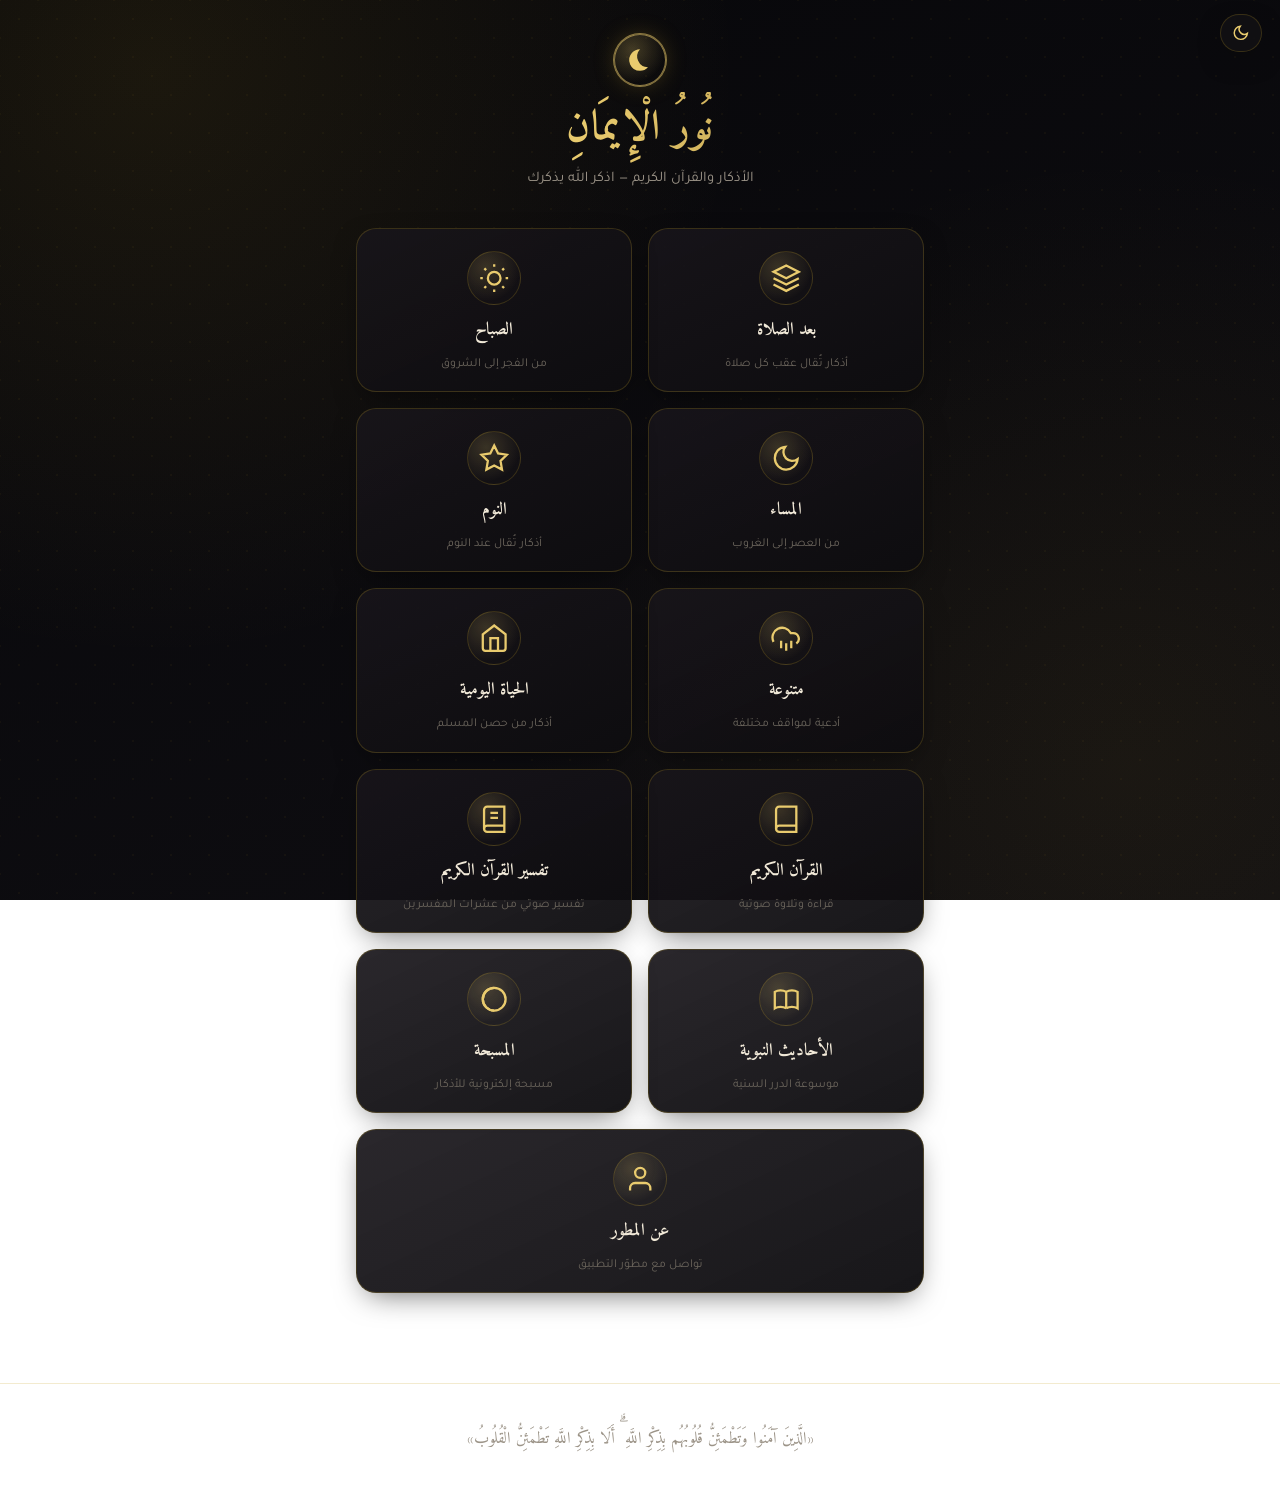
<file: index.html>
<!DOCTYPE html>
<html lang="ar" dir="rtl">
<head>
<meta charset="UTF-8">
<meta name="viewport" content="width=device-width, initial-scale=1.0">
<title>حصن المسلم والقرآن الكريم — نُورُ الْإِيمَانِ</title>
<link rel="preconnect" href="https://fonts.googleapis.com">
<link rel="preconnect" href="https://fonts.gstatic.com" crossorigin>
<link href="https://fonts.googleapis.com/css2?family=Amiri:wght@400;700&family=Tajawal:wght@300;400;700&display=swap" rel="stylesheet">
<link rel="stylesheet" href="style.css">
</head>
<body>

<div class="pattern-overlay"></div>

<header class="site-header">
  <div class="top-bar-tools">
    <button id="themeToggleBtn" class="theme-btn" title="تبديل الثيم">
      <span class="btn-content">
        <svg class="icon-svg theme-icon-dark" viewBox="0 0 24 24" fill="none" stroke="currentColor" stroke-width="2"><path d="M21 12.79A9 9 0 1 1 11.21 3 7 7 0 0 0 21 12.79z"></path></svg>
      </span>
    </button>
    <span></span>
  </div>
  <div class="arch">
    <div class="arch-inner">
      <svg class="crescent-svg" viewBox="0 0 24 24" fill="currentColor"><path d="M12 2a9.93 9.93 0 0 0-7.38 3.32A9.99 9.99 0 0 0 12 22a9.94 9.94 0 0 0 7.38-3.32A10 10 0 0 1 12 2z"/></svg>
    </div>
  </div>
  <h1 class="site-title">نُورُ الْإِيمَانِ</h1>
  <p class="site-sub">الأذكار والقرآن الكريم — اذكر الله يذكرك</p>
</header>

<main>
  <div class="home-grid">

    <div class="home-card" data-href="zikr.html?cat=afterPrayer">
      <span class="home-card-icon"><svg class="icon-svg lg" viewBox="0 0 24 24" fill="none" stroke="currentColor" stroke-width="1.8"><path d="M12 2L2 7l10 5 10-5-10-5zM2 17l10 5 10-5M2 12l10 5 10-5"></path></svg></span>
      <span class="home-card-title">بعد الصلاة</span>
      <span class="home-card-desc">أذكار تُقال عقب كل صلاة</span>
    </div>

    <div class="home-card" data-href="zikr.html?cat=morning">
      <span class="home-card-icon"><svg class="icon-svg lg" viewBox="0 0 24 24" fill="none" stroke="currentColor" stroke-width="1.8"><circle cx="12" cy="12" r="5"></circle><line x1="12" y1="1" x2="12" y2="3"></line><line x1="12" y1="21" x2="12" y2="23"></line><line x1="4.22" y1="4.22" x2="5.64" y2="5.64"></line><line x1="18.36" y1="18.36" x2="19.78" y2="19.78"></line><line x1="1" y1="12" x2="3" y2="12"></line><line x1="21" y1="12" x2="23" y2="12"></line><line x1="4.22" y1="19.78" x2="5.64" y2="18.36"></line><line x1="18.36" y1="5.64" x2="19.78" y2="4.22"></line></svg></span>
      <span class="home-card-title">الصباح</span>
      <span class="home-card-desc">من الفجر إلى الشروق</span>
    </div>

    <div class="home-card" data-href="zikr.html?cat=evening">
      <span class="home-card-icon"><svg class="icon-svg lg" viewBox="0 0 24 24" fill="none" stroke="currentColor" stroke-width="1.8"><path d="M21 12.79A9 9 0 1 1 11.21 3 7 7 0 0 0 21 12.79z"></path></svg></span>
      <span class="home-card-title">المساء</span>
      <span class="home-card-desc">من العصر إلى الغروب</span>
    </div>

    <div class="home-card" data-href="zikr.html?cat=sleep">
      <span class="home-card-icon"><svg class="icon-svg lg" viewBox="0 0 24 24" fill="none" stroke="currentColor" stroke-width="1.8"><polygon points="12 2 15.09 8.26 22 9.27 17 14.14 18.18 21.02 12 17.77 5.82 21.02 7 14.14 2 9.27 8.91 8.26 12 2"></polygon></svg></span>
      <span class="home-card-title">النوم</span>
      <span class="home-card-desc">أذكار تُقال عند النوم</span>
    </div>

    <div class="home-card" data-href="zikr.html?cat=misc">
      <span class="home-card-icon"><svg class="icon-svg lg" viewBox="0 0 24 24" fill="none" stroke="currentColor" stroke-width="1.8"><path d="M20 16.2A4.5 4.5 0 0 0 17.5 8h-1.8A7 7 0 1 0 2 14.9"></path><path d="M16 14v6"></path><path d="M8 14v6"></path><path d="M12 16v6"></path></svg></span>
      <span class="home-card-title">متنوعة</span>
      <span class="home-card-desc">أدعية لمواقف مختلفة</span>
    </div>

    <div class="home-card" data-href="zikr.html?cat=daily">
      <span class="home-card-icon"><svg class="icon-svg lg" viewBox="0 0 24 24" fill="none" stroke="currentColor" stroke-width="1.8"><path d="M3 9l9-7 9 7v11a2 2 0 0 1-2 2H5a2 2 0 0 1-2-2z"></path><polyline points="9 22 9 12 15 12 15 22"></polyline></svg></span>
      <span class="home-card-title">الحياة اليومية</span>
      <span class="home-card-desc">أذكار من حصن المسلم</span>
    </div>

    <div class="home-card" data-href="quran.html">
      <span class="home-card-icon"><svg class="icon-svg lg" viewBox="0 0 24 24" fill="none" stroke="currentColor" stroke-width="1.8"><path d="M4 19.5A2.5 2.5 0 0 1 6.5 17H20"></path><path d="M6.5 2H20v20H6.5A2.5 2.5 0 0 1 4 19.5v-15A2.5 2.5 0 0 1 6.5 2z"></path></svg></span>
      <span class="home-card-title">القرآن الكريم</span>
      <span class="home-card-desc">قراءة وتلاوة صوتية</span>
    </div>

    <div class="home-card" data-href="tafsir.html">
      <span class="home-card-icon"><svg class="icon-svg lg" viewBox="0 0 24 24" fill="none" stroke="currentColor" stroke-width="1.8"><path d="M4 19.5A2.5 2.5 0 0 1 6.5 17H20"></path><path d="M6.5 2H20v20H6.5A2.5 2.5 0 0 1 4 19.5v-15A2.5 2.5 0 0 1 6.5 2z"></path><line x1="9" y1="7" x2="15" y2="7"></line><line x1="9" y1="11" x2="15" y2="11"></line></svg></span>
      <span class="home-card-title">تفسير القرآن الكريم</span>
      <span class="home-card-desc">تفسير صوتي من عشرات المفسرين</span>
    </div>

    <div class="home-card" data-href="hadith.html">
      <span class="home-card-icon"><svg class="icon-svg lg" viewBox="0 0 24 24" fill="none" stroke="currentColor" stroke-width="1.8"><path d="M12 6.253v13m0-13C10.832 5.477 9.246 5 7.5 5S4.168 5.477 3 6.253v13C4.168 18.477 5.754 18 7.5 18s3.332.477 4.5 1.253m0-13C13.168 5.477 14.754 5 16.5 5c1.747 0 3.332.477 4.5 1.253v13C19.832 18.477 18.247 18 16.5 18c-1.746 0-3.332.477-4.5 1.253"></path></svg></span>
      <span class="home-card-title">الأحاديث النبوية</span>
      <span class="home-card-desc">موسوعة الدرر السنية</span>
    </div>

    <div class="home-card" data-href="tasbih.html">
      <span class="home-card-icon"><svg class="icon-svg lg" viewBox="0 0 24 24" fill="none" stroke="currentColor" stroke-width="1.8"><circle cx="12" cy="12" r="9"></circle><path d="M12 3a9 9 0 0 0 0 18"></path></svg></span>
      <span class="home-card-title">المسبحة</span>
      <span class="home-card-desc">مسبحة إلكترونية للأذكار</span>
    </div>

    <div class="home-card full" id="developerCard">
      <span class="home-card-icon"><svg class="icon-svg lg" viewBox="0 0 24 24" fill="none" stroke="currentColor" stroke-width="1.8"><path d="M20 21v-2a4 4 0 0 0-4-4H8a4 4 0 0 0-4 4v2"></path><circle cx="12" cy="7" r="4"></circle></svg></span>
      <span class="home-card-title">عن المطور</span>
      <span class="home-card-desc">تواصل مع مطوّر التطبيق</span>
    </div>

  </div>
</main>

<!-- الشاشة المنبثقة الخاصة بالمطور -->
<div class="modal-overlay" id="devModalOverlay">
  <div class="dev-modal">
    <button class="close-modal" id="closeDevModal" aria-label="إغلاق">
      <svg class="icon-svg" viewBox="0 0 24 24" fill="none" stroke="currentColor" stroke-width="2"><line x1="18" y1="6" x2="6" y2="18"></line><line x1="6" y1="6" x2="18" y2="18"></line></svg>
    </button>
    <div class="dev-avatar">
      <svg class="icon-svg xl" viewBox="0 0 24 24" fill="none" stroke="currentColor" stroke-width="1.5"><polygon points="12 2 2 7 12 12 22 7 12 2"></polygon><polyline points="2 17 12 22 22 17"></polyline><polyline points="2 12 12 17 22 12"></polyline></svg>
    </div>
    <h3 class="dev-name">Sung</h3>
    <p class="dev-bio">
      مرحبًا أنا برهوم مطوّر مواقع وبوتات واتساب من مصر 🇪🇬  أعمل على تطوير مشاريع تقنية تهدف إلى تقديم تجربة بسيطة سريعة ونافعة وأسأل الله أن يجعل هذا العمل خالصًا لوجهه الكريم.
    </p>
    <blockquote class="dev-quran-verse">
      « وَقُلِ اعْمَلُوا فَسَيَرَى اللَّهُ عَمَلَكُمْ وَرَسُولُهُ وَالْمُؤْمِنُونَ »
      <span>[التوبة: 105]</span>
    </blockquote>
    <div class="dev-social-links">
      <a href="https://wa.me/+201067668406/?text=السلام+عليكم" target="_blank" class="social-btn whatsapp">
        <span class="btn-content">واتساب</span>
      </a>
      <a href="https://www.instagram.com/x9_sung_7x/profilecard/?igsh=MWcyazRpajhxZG02Zg==" target="_blank" class="social-btn instagram">
        <span class="btn-content">إنستغرام</span>
      </a>
      <a href="https://github.com/Hema8756" target="_blank" class="social-btn github">
        <span class="btn-content">GitHub</span>
      </a>
    </div>
  </div>
</div>

<footer class="site-footer">
  <p>«الَّذِينَ آمَنُوا وَتَطْمَئِنُّ قُلُوبُهُم بِذِكْرِ اللَّهِ ۗ أَلَا بِذِكْرِ اللَّهِ تَطْمَئِنُّ الْقُلُوبُ»</p>
</footer>

<script src="common.js"></script>
<script>
  document.querySelectorAll(".home-card[data-href]").forEach(function (card) {
    card.addEventListener("click", function () {
      window.location.href = card.getAttribute("data-href");
    });
  });
</script>
</body>
</html>
</file>
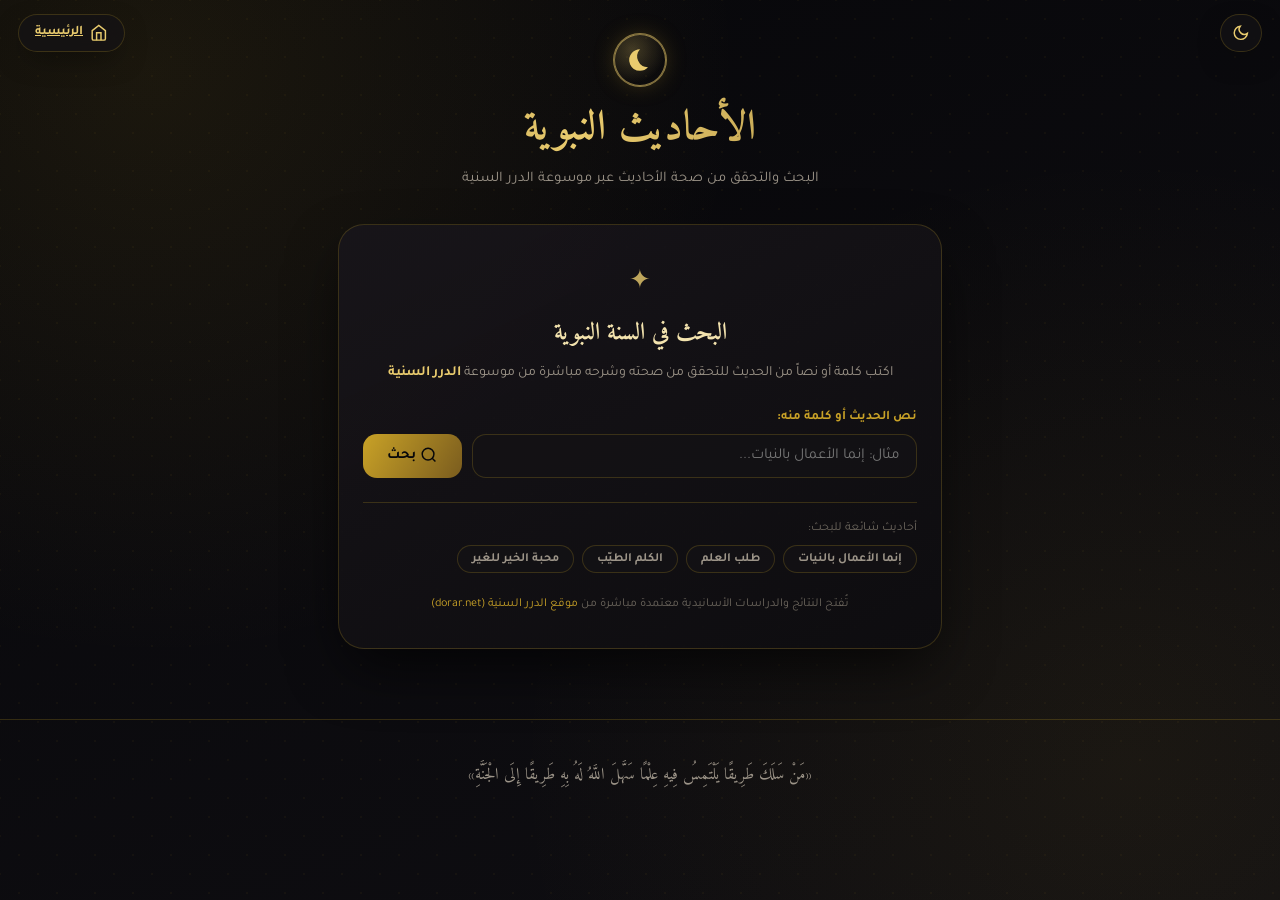
<file: hadith.html>
<!DOCTYPE html>
<html lang="ar" dir="rtl">
<head>
<meta charset="UTF-8">
<meta name="viewport" content="width=device-width, initial-scale=1.0">
<title>الأحاديث النبوية — نُورُ الْإِيمَانِ</title>
<link rel="preconnect" href="https://fonts.googleapis.com">
<link rel="preconnect" href="https://fonts.gstatic.com" crossorigin>
<link href="https://fonts.googleapis.com/css2?family=Amiri:wght@400;700&family=Tajawal:wght@300;400;700&display=swap" rel="stylesheet">
<link rel="stylesheet" href="style.css">
<link rel="stylesheet" href="hadith.css">
</head>
<body>

<div class="pattern-overlay"></div>

<header class="site-header">
  <div class="top-bar-tools">
    <button id="themeToggleBtn" class="theme-btn" title="تبديل الثيم">
      <span class="btn-content">
        <svg class="icon-svg" viewBox="0 0 24 24" fill="none" stroke="currentColor" stroke-width="2"><path d="M21 12.79A9 9 0 1 1 11.21 3 7 7 0 0 0 21 12.79z"></path></svg>
      </span>
    </button>
    <a href="index.html" class="home-btn">
      <span class="btn-content">
        <svg class="icon-svg" viewBox="0 0 24 24" fill="none" stroke="currentColor" stroke-width="2"><path d="M3 9l9-7 9 7v11a2 2 0 0 1-2 2H5a2 2 0 0 1-2-2z"></path><polyline points="9 22 9 12 15 12 15 22"></polyline></svg>
        الرئيسية
      </span>
    </a>
  </div>
  <div class="arch">
    <div class="arch-inner">
      <svg class="crescent-svg" viewBox="0 0 24 24" fill="currentColor"><path d="M12 2a9.93 9.93 0 0 0-7.38 3.32A9.99 9.99 0 0 0 12 22a9.94 9.94 0 0 0 7.38-3.32A10 10 0 0 1 12 2z"/></svg>
    </div>
  </div>
  <h1 class="site-title">الأحاديث النبوية</h1>
  <p class="site-sub">البحث والتحقق من صحة الأحاديث عبر موسوعة الدرر السنية</p>
</header>

<main id="hadithApp">

  <!-- بطاقة البحث الرئيسية -->
  <div class="hadith-card-main">
    <div class="ornament">✦</div>
    <h2 class="hadith-card-title">البحث في السنة النبوية</h2>
    <p class="hadith-card-sub">اكتب كلمة أو نصاً من الحديث للتحقق من صحته وشرحه مباشرة من موسوعة <strong>الدرر السنية</strong></p>
    
    <form action="https://dorar.net/hadith/search" target="_blank" method="get" id="dorarForm" class="hadith-form">
      <input type="hidden" name="st" value="w">
      
      <div class="hadith-input-group">
        <label for="hadithQueryInput" class="hadith-label">نص الحديث أو كلمة منه:</label>
        <div class="hadith-input-wrapper">
          <input dir="rtl" type="text" name="q" id="hadithQueryInput" class="hadith-input" placeholder="مثال: إنما الأعمال بالنيات..." required autocomplete="off">
          <button type="submit" id="hadithSubmitBtn" class="hadith-submit-btn">
            <span class="btn-content">
              <svg class="icon-svg" viewBox="0 0 24 24" fill="none" stroke="currentColor" stroke-width="2"><circle cx="11" cy="11" r="8"></circle><line x1="21" y1="21" x2="16.65" y2="16.65"></line></svg>
              بحث
            </span>
          </button>
        </div>
      </div>
    </form>

    <!-- اقتراحات سريعة للبحث -->
    <div class="quick-search">
      <span class="quick-label">أحاديث شائعة للبحث:</span>
      <div class="quick-chips">
        <button class="quick-chip" data-query="إنما الأعمال بالنيات">إنما الأعمال بالنيات</button>
        <button class="quick-chip" data-query="من سلك طريقا يبتغي فيه علما">طلب العلم</button>
        <button class="quick-chip" data-query="من كان يؤمن بالله واليوم الآخر">الكلم الطيّب</button>
        <button class="quick-chip" data-query="لا يؤمن أحدكم حتى يحب لأخيه">محبة الخير للغير</button>
      </div>
    </div>

    <!-- تنبيه مصدري -->
    <p class="hadith-footer-note">
      تُفتح النتائج والدراسات الأسانيدية معتمدة مباشرة من <a href="https://dorar.net" target="_blank" rel="noopener">موقع الدرر السنية (dorar.net)</a>
    </p>
  </div>

  <!-- واجهة التحميل المنبثقة الناعمة -->
  <div class="hadith-overlay" id="hadithOverlay">
    <div class="hadith-modal">
      <div class="spinner"></div>
      <h3>جاري تحويلك إلى موسوعة الدرر السنية...</h3>
      <p>يتم فتح نتائج البحث الموثوقة الآن</p>
    </div>
  </div>

</main>

<footer class="site-footer">
  <p>«مَنْ سَلَكَ طَرِيقًا يَلْتَمِسُ فِيهِ عِلْمًا سَهَّلَ اللَّهُ لَهُ بِهِ طَرِيقًا إِلَى الْجَنَّةِ»</p>
</footer>

<script src="common.js"></script>
<script src="hadith.js"></script>
</body>
</html>
</file>
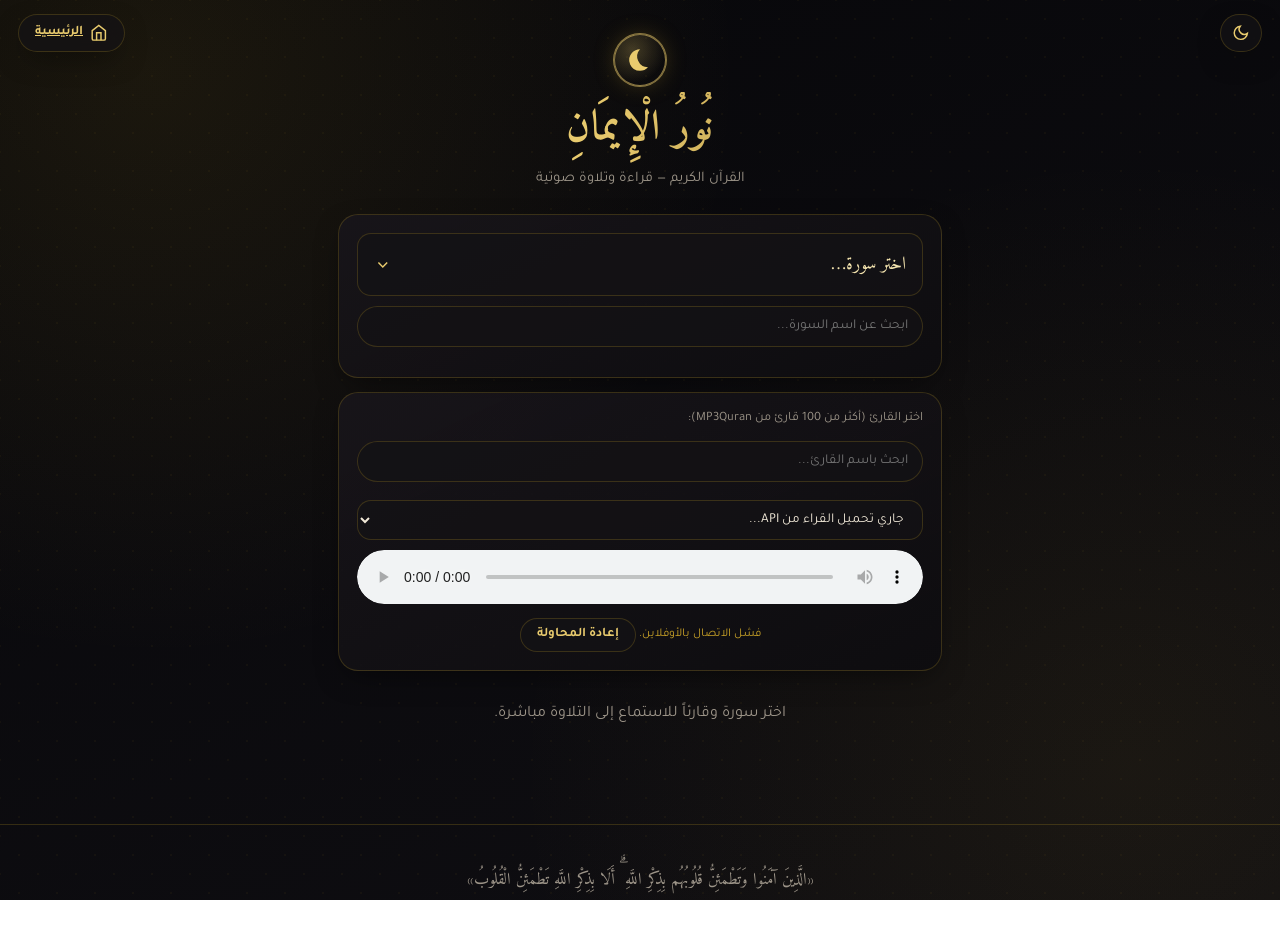
<file: quran.html>
<!DOCTYPE html>
<html lang="ar" dir="rtl">
<head>
<meta charset="UTF-8">
<meta name="viewport" content="width=device-width, initial-scale=1.0">
<title>القرآن الكريم — نُورُ الْإِيمَانِ</title>
<link rel="preconnect" href="https://fonts.googleapis.com">
<link rel="preconnect" href="https://fonts.gstatic.com" crossorigin>
<link href="https://fonts.googleapis.com/css2?family=Amiri:wght@400;700&family=Tajawal:wght@300;400;700&display=swap" rel="stylesheet">
<link rel="stylesheet" href="style.css">
</head>
<body>

<div class="pattern-overlay"></div>

<header class="site-header">
  <div class="top-bar-tools">
    <button id="themeToggleBtn" class="theme-btn" title="تبديل الثيم">
      <span class="btn-content">
        <svg class="icon-svg" viewBox="0 0 24 24" fill="none" stroke="currentColor" stroke-width="2"><path d="M21 12.79A9 9 0 1 1 11.21 3 7 7 0 0 0 21 12.79z"></path></svg>
      </span>
    </button>
    <a href="index.html" class="home-btn">
      <span class="btn-content">
        <svg class="icon-svg" viewBox="0 0 24 24" fill="none" stroke="currentColor" stroke-width="2"><path d="M3 9l9-7 9 7v11a2 2 0 0 1-2 2H5a2 2 0 0 1-2-2z"></path><polyline points="9 22 9 12 15 12 15 22"></polyline></svg>
        الرئيسية
      </span>
    </a>
  </div>
  <div class="arch">
    <div class="arch-inner">
      <svg class="crescent-svg" viewBox="0 0 24 24" fill="currentColor"><path d="M12 2a9.93 9.93 0 0 0-7.38 3.32A9.99 9.99 0 0 0 12 22a9.94 9.94 0 0 0 7.38-3.32A10 10 0 0 1 12 2z"/></svg>
    </div>
  </div>
  <h1 class="site-title">نُورُ الْإِيمَانِ</h1>
  <p class="site-sub">القرآن الكريم — قراءة وتلاوة صوتية</p>
</header>

<main id="quranApp">

  <div class="quran-select-card">
    <button class="surah-dropdown-toggle" id="surahToggle">
      <span>
        <span class="surah-current-name" id="surahCurrentName">اختر سورة…</span><br>
        <span class="surah-current-info" id="surahCurrentInfo"></span>
      </span>
      <span class="chev">
        <svg class="icon-svg" viewBox="0 0 24 24" fill="none" stroke="currentColor" stroke-width="2"><polyline points="6 9 12 15 18 9"></polyline></svg>
      </span>
    </button>
    <div style="height:10px;"></div>
    <input type="text" id="quranSearch" class="quran-search-input" placeholder="ابحث عن اسم السورة..." />
    <div id="surahDropdownList" class="surah-dropdown-list"></div>
  </div>

  <div class="quran-select-card audio-player-container">
    <label style="font-size:0.8rem; color:var(--ink-muted); margin-bottom:4px;">اختر القارئ (أكثر من 100 قارئ من MP3Quran):</label>
    <input type="text" id="reciterSearchInput" class="quran-search-input" placeholder="ابحث باسم القارئ..." style="margin-bottom:8px;" />
    <select id="reciterSelect" class="quran-select">
      <option value="">جاري تحميل القراء من API...</option>
    </select>
    <audio id="quranAudio" controls class="quran-audio-element"></audio>
    <div id="reciterStatus" style="font-size:0.75rem; color:var(--gold); text-align:center; margin-top:4px;"></div>
  </div>

  <div class="surah-view-card" id="surahViewCard" style="display:none;">
    <div class="surah-title-box">
      <h2 id="surahTitle" class="surah-title"></h2>
    </div>

    <div id="ayahPage" class="ayah-page">جارٍ تحميل الآيات...</div>

    <div class="ayah-pager">
      <button class="pager-btn" id="ayahPrevBtn"><span class="btn-content">‹ السابق</span></button>
      <span class="ayah-page-info" id="ayahPageInfo"></span>
      <button class="pager-btn" id="ayahNextBtn"><span class="btn-content">التالي ›</span></button>
    </div>

    <div class="surah-view-actions">
      <button class="pager-btn" id="backToIndexBtn">
        <span class="btn-content">العودة للفهرس</span>
      </button>
      <button class="reload-audio-btn" id="reloadAudioBtn">
        <span class="btn-content">إعادة تحميل الصوت</span>
      </button>
    </div>
  </div>

  <p class="empty-state" id="quranEmptyState">اختر سورة وقارئاً للاستماع إلى التلاوة مباشرة.</p>

</main>

<footer class="site-footer">
  <p>«الَّذِينَ آمَنُوا وَتَطْمَئِنُّ قُلُوبُهُم بِذِكْرِ اللَّهِ ۗ أَلَا بِذِكْرِ اللَّهِ تَطْمَئِنُّ الْقُلُوبُ»</p>
</footer>

<script src="common.js"></script>
<script src="quran.js"></script>
<script src="quran-app.js"></script>
</body>
</html>
</file>
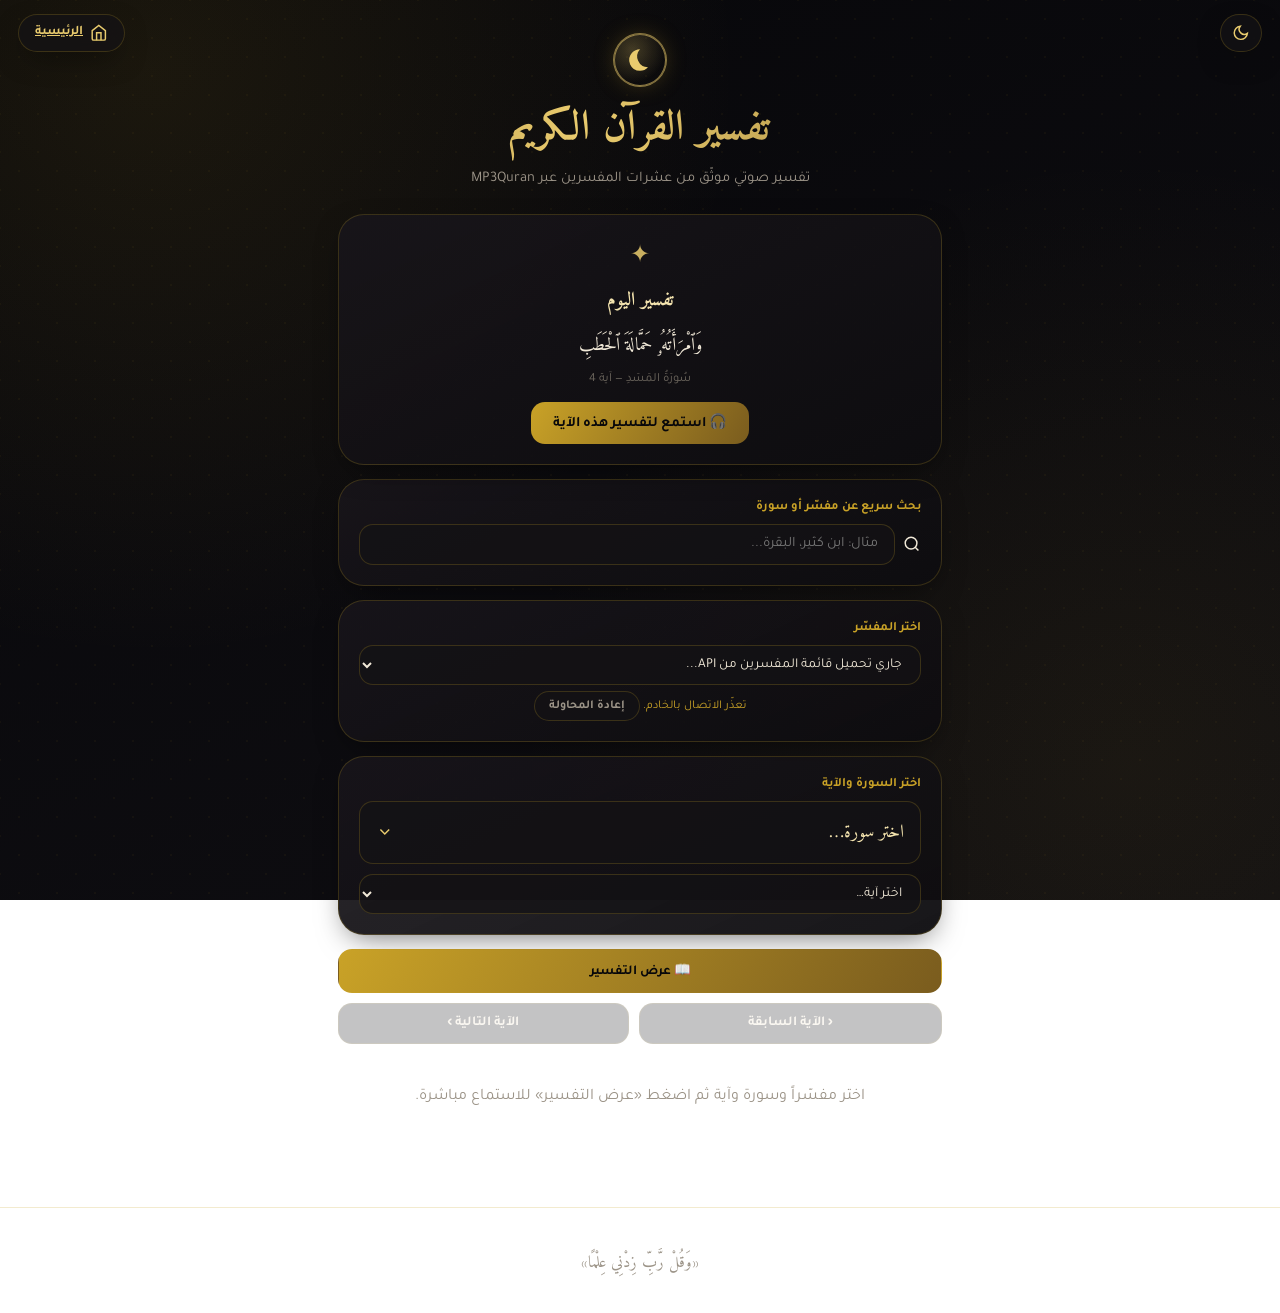
<file: tafsir.html>
<!DOCTYPE html>
<html lang="ar" dir="rtl">
<head>
<meta charset="UTF-8">
<meta name="viewport" content="width=device-width, initial-scale=1.0">
<title>تفسير القرآن الكريم — نُورُ الْإِيمَانِ</title>
<link rel="preconnect" href="https://fonts.googleapis.com">
<link rel="preconnect" href="https://fonts.gstatic.com" crossorigin>
<link href="https://fonts.googleapis.com/css2?family=Amiri:wght@400;700&family=Tajawal:wght@300;400;700&display=swap" rel="stylesheet">
<link rel="stylesheet" href="style.css">
<link rel="stylesheet" href="tafsir.css">
</head>
<body>

<div class="pattern-overlay"></div>

<header class="site-header">
  <div class="top-bar-tools">
    <button id="themeToggleBtn" class="theme-btn" title="تبديل الثيم">
      <span class="btn-content">
        <svg class="icon-svg" viewBox="0 0 24 24" fill="none" stroke="currentColor" stroke-width="2"><path d="M21 12.79A9 9 0 1 1 11.21 3 7 7 0 0 0 21 12.79z"></path></svg>
      </span>
    </button>
    <a href="index.html" class="home-btn">
      <span class="btn-content">
        <svg class="icon-svg" viewBox="0 0 24 24" fill="none" stroke="currentColor" stroke-width="2"><path d="M3 9l9-7 9 7v11a2 2 0 0 1-2 2H5a2 2 0 0 1-2-2z"></path><polyline points="9 22 9 12 15 12 15 22"></polyline></svg>
        الرئيسية
      </span>
    </a>
  </div>
  <div class="arch">
    <div class="arch-inner">
      <svg class="crescent-svg" viewBox="0 0 24 24" fill="currentColor"><path d="M12 2a9.93 9.93 0 0 0-7.38 3.32A9.99 9.99 0 0 0 12 22a9.94 9.94 0 0 0 7.38-3.32A10 10 0 0 1 12 2z"/></svg>
    </div>
  </div>
  <h1 class="site-title">تفسير القرآن الكريم</h1>
  <p class="site-sub">تفسير صوتي موثّق من عشرات المفسرين عبر MP3Quran</p>
</header>

<main id="tafsirApp">

  <!-- تفسير اليوم -->
  <div class="tafsir-card daily-card" id="dailyTafsirCard">
    <div class="ornament">✦</div>
    <h2>تفسير اليوم</h2>
    <p class="daily-ayah-text" id="dailyAyahText">جارٍ التحضير...</p>
    <p class="daily-ayah-ref" id="dailyAyahRef"></p>
    <button class="daily-listen-btn" id="dailyListenBtn">
      <span class="btn-content">🎧 استمع لتفسير هذه الآية</span>
    </button>
  </div>

  <!-- بحث سريع -->
  <div class="tafsir-card">
    <label class="tafsir-field-label" for="tafsirQuickSearch">بحث سريع عن مفسّر أو سورة</label>
    <div class="tafsir-quick-search">
      <svg class="icon-svg" viewBox="0 0 24 24" fill="none" stroke="currentColor" stroke-width="2"><circle cx="11" cy="11" r="8"></circle><line x1="21" y1="21" x2="16.65" y2="16.65"></line></svg>
      <input type="text" id="tafsirQuickSearch" placeholder="مثال: ابن كثير، البقرة..." autocomplete="off">
    </div>
  </div>

  <!-- اختيار المفسر -->
  <div class="tafsir-card">
    <label class="tafsir-field-label" for="tafsirSelect">اختر المفسّر</label>
    <select id="tafsirSelect" class="quran-select">
      <option value="">جاري تحميل قائمة المفسرين من API...</option>
    </select>
    <div id="tafsirListStatus" class="tafsir-status"></div>
  </div>

  <!-- اختيار السورة والآية -->
  <div class="tafsir-card">
    <label class="tafsir-field-label">اختر السورة والآية</label>
    <button class="surah-dropdown-toggle" id="tafsirSurahToggle">
      <span>
        <span class="surah-current-name" id="tafsirSurahName">اختر سورة…</span><br>
        <span class="surah-current-info" id="tafsirSurahInfo"></span>
      </span>
      <span class="chev">
        <svg class="icon-svg" viewBox="0 0 24 24" fill="none" stroke="currentColor" stroke-width="2"><polyline points="6 9 12 15 18 9"></polyline></svg>
      </span>
    </button>
    <div id="tafsirSurahDropdown" class="surah-dropdown-list"></div>

    <div class="tafsir-row">
      <select id="tafsirAyahSelect" class="quran-select">
        <option value="">اختر آية…</option>
      </select>
    </div>
  </div>

  <!-- أزرار العمليات -->
  <div class="tafsir-actions">
    <button class="tafsir-btn primary" id="showTafsirBtn">
      <span class="btn-content">📖 عرض التفسير</span>
    </button>
    <button class="tafsir-btn" id="prevAyahBtn">‹ الآية السابقة</button>
    <button class="tafsir-btn" id="nextAyahBtn">الآية التالية ›</button>
  </div>

  <!-- منطقة النتيجة -->
  <div class="tafsir-result-card" id="tafsirResultCard" style="display:none;">

    <div class="tafsir-ayah-box" id="tafsirAyahBox" style="display:none;">
      <p class="ayah-txt" id="tafsirAyahTxt"></p>
      <p class="ayah-ref" id="tafsirAyahRefTxt"></p>
    </div>

    <div class="tafsir-loading" id="tafsirLoading" style="display:none;">
      <div class="spinner"></div>
      <span>جاري تحميل التفسير من MP3Quran...</span>
    </div>

    <div class="tafsir-error" id="tafsirError" style="display:none;"></div>

    <div class="tafsir-audio-list" id="tafsirAudioList"></div>

    <div class="tafsir-result-actions" id="tafsirResultActions" style="display:none;">
      <button class="tafsir-btn" id="copyTafsirBtn">📋 نسخ</button>
      <button class="tafsir-btn" id="shareTafsirBtn">🔗 مشاركة</button>
      <button class="tafsir-btn" id="favTafsirBtn">⭐ إضافة للمفضلة</button>
      <button class="tafsir-btn danger" id="unfavTafsirBtn" style="display:none;">🗑 إزالة من المفضلة</button>
    </div>
    <p class="tafsir-feedback" id="tafsirFeedback"></p>
  </div>

  <p class="empty-state" id="tafsirEmptyState">اختر مفسّراً وسورة وآية ثم اضغط «عرض التفسير» للاستماع مباشرة.</p>

  <!-- آخر عمليات البحث -->
  <div class="tafsir-card" id="tafsirHistoryCard" style="display:none;">
    <h3>آخر عمليات البحث</h3>
    <div class="tafsir-chips" id="tafsirHistoryChips"></div>
  </div>

  <!-- المفضلة -->
  <div class="tafsir-card" id="tafsirFavCard" style="display:none;">
    <h3>المفضلة</h3>
    <div class="tafsir-fav-list" id="tafsirFavList"></div>
  </div>

</main>

<footer class="site-footer">
  <p>«وَقُلْ رَّبِّ زِدْنِي عِلْمًا»</p>
</footer>

<script src="common.js"></script>
<script src="quran.js"></script>
<script src="tafsir.js"></script>
</body>
</html>
</file>
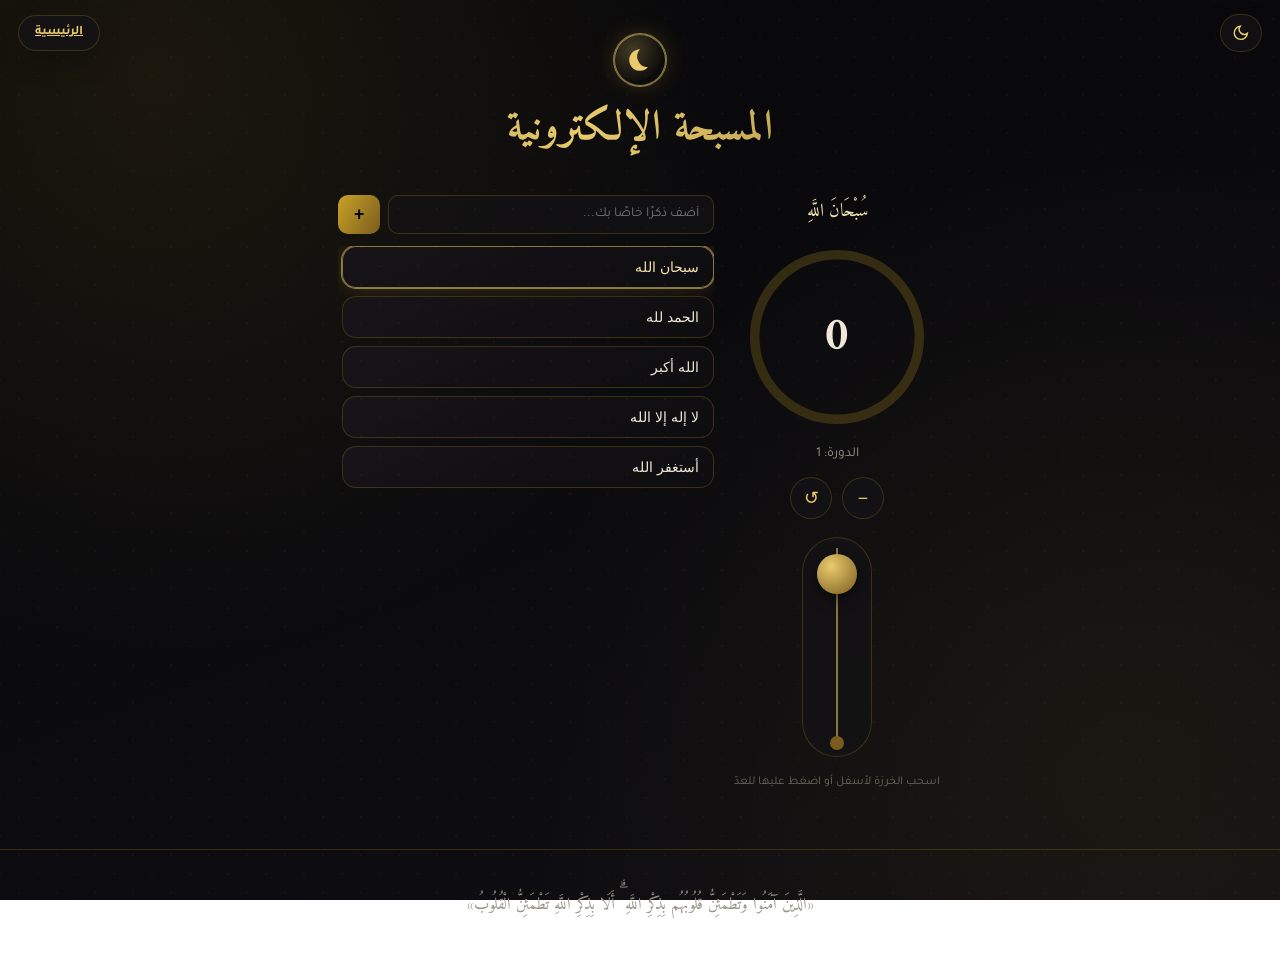
<file: tasbih.html>
<!DOCTYPE html>
<html lang="ar" dir="rtl">
<head>
<meta charset="UTF-8">
<meta name="viewport" content="width=device-width, initial-scale=1.0">
<title>المسبحة الإلكترونية — نُورُ الْإِيمَانِ</title>
<link rel="preconnect" href="https://fonts.googleapis.com">
<link rel="preconnect" href="https://fonts.gstatic.com" crossorigin>
<link href="https://fonts.googleapis.com/css2?family=Amiri:wght@400;700&family=Tajawal:wght@300;400;700&display=swap" rel="stylesheet">
<link rel="stylesheet" href="style.css">
</head>
<body>

<div class="pattern-overlay"></div>

<header class="site-header">
  <div class="top-bar-tools">
    <button id="themeToggleBtn" class="theme-btn" title="تبديل الثيم">
      <span class="btn-content">
        <svg class="icon-svg" viewBox="0 0 24 24" fill="none" stroke="currentColor" stroke-width="2"><path d="M21 12.79A9 9 0 1 1 11.21 3 7 7 0 0 0 21 12.79z"></path></svg>
      </span>
    </button>
    <a href="index.html" class="home-btn">
      <span class="btn-content">الرئيسية</span>
    </a>
  </div>
  <div class="arch">
    <div class="arch-inner">
      <svg class="crescent-svg" viewBox="0 0 24 24" fill="currentColor"><path d="M12 2a9.93 9.93 0 0 0-7.38 3.32A9.99 9.99 0 0 0 12 22a9.94 9.94 0 0 0 7.38-3.32A10 10 0 0 1 12 2z"/></svg>
    </div>
  </div>
  <h1 class="site-title">المسبحة الإلكترونية</h1>
</header>

<div class="tasbih-layout">
  <div class="tasbih-right">
    <p class="current-dhikr" id="currentDhikrText">سُبْحَانَ اللَّهِ</p>
    <div class="counter-ring">
      <svg viewBox="0 0 120 120" class="ring-svg">
        <circle cx="60" cy="60" r="52" class="ring-bg"/>
        <circle cx="60" cy="60" r="52" class="ring-fg" id="ringFg"/>
      </svg>
      <div class="counter-number" id="counterNumber">0</div>
    </div>
    <p class="counter-round" id="counterRound">الدورة: 1</p>
    <div class="counter-actions">
      <button id="counterMinus" title="إنقاص"><span class="btn-content">−</span></button>
      <button id="counterReset" title="إعادة ضبط"><span class="btn-content">↺</span></button>
    </div>
    <div class="beads-track" id="beadsTrack">
      <div class="beads-string"></div>
      <div class="bead drag-bead" id="dragBead"></div>
      <div class="bead-tassel"></div>
    </div>
    <p class="drag-hint">اسحب الخرزة لأسفل أو اضغط عليها للعدّ</p>
  </div>

  <div class="tasbih-left">
    <form class="custom-dhikr-form" id="customDhikrForm">
      <input type="text" id="customDhikrInput" class="custom-dhikr-input" placeholder="أضف ذكرًا خاصًا بك..." />
      <button type="submit" class="custom-dhikr-add" title="إضافة">+</button>
    </form>
    <div class="dhikr-cards" id="dhikrCards">
      <button class="dhikr-chip active" data-text="سُبْحَانَ اللَّهِ"><span>سبحان الله</span></button>
      <button class="dhikr-chip" data-text="الْحَمْدُ لِلَّهِ"><span>الحمد لله</span></button>
      <button class="dhikr-chip" data-text="اللَّهُ أَكْبَرُ"><span>الله أكبر</span></button>
      <button class="dhikr-chip" data-text="لَا إِلَهَ إِلَّا اللَّهُ"><span>لا إله إلا الله</span></button>
      <button class="dhikr-chip" data-text="أَسْتَغْفِرُ اللَّهَ"><span>أستغفر الله</span></button>
    </div>
  </div>
</div>

<footer class="site-footer">
  <p>«الَّذِينَ آمَنُوا وَتَطْمَئِنُّ قُلُوبُهُم بِذِكْرِ اللَّهِ ۗ أَلَا بِذِكْرِ اللَّهِ تَطْمَئِنُّ الْقُلُوبُ»</p>
</footer>

<script src="common.js"></script>
<script src="tasbih.js"></script>
</body>
</html>
</file>
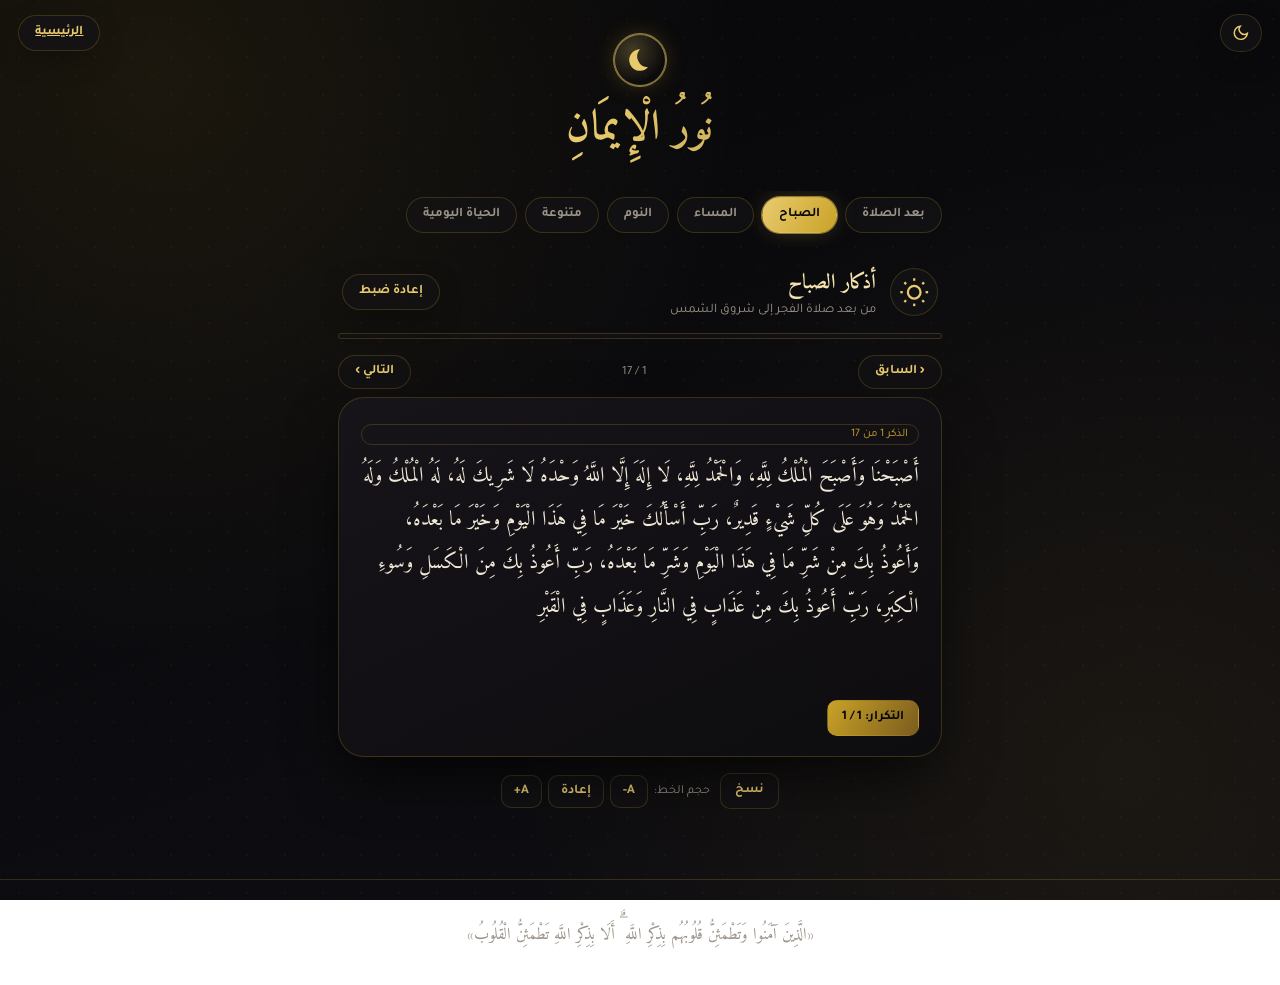
<file: zikr.html>
<!DOCTYPE html>
<html lang="ar" dir="rtl">
<head>
<meta charset="UTF-8">
<meta name="viewport" content="width=device-width, initial-scale=1.0">
<title>الأذكار — نُورُ الْإِيمَانِ</title>
<link rel="preconnect" href="https://fonts.googleapis.com">
<link rel="preconnect" href="https://fonts.gstatic.com" crossorigin>
<link href="https://fonts.googleapis.com/css2?family=Amiri:wght@400;700&family=Tajawal:wght@300;400;700&display=swap" rel="stylesheet">
<link rel="stylesheet" href="style.css">
</head>
<body>

<div class="pattern-overlay"></div>

<header class="site-header">
  <div class="top-bar-tools">
    <button id="themeToggleBtn" class="theme-btn" title="تبديل الثيم">
      <span class="btn-content">
        <svg class="icon-svg" viewBox="0 0 24 24" fill="none" stroke="currentColor" stroke-width="2"><path d="M21 12.79A9 9 0 1 1 11.21 3 7 7 0 0 0 21 12.79z"></path></svg>
      </span>
    </button>
    <a href="index.html" class="home-btn">
      <span class="btn-content">الرئيسية</span>
    </a>
  </div>
  <div class="arch">
    <div class="arch-inner">
      <svg class="crescent-svg" viewBox="0 0 24 24" fill="currentColor"><path d="M12 2a9.93 9.93 0 0 0-7.38 3.32A9.99 9.99 0 0 0 12 22a9.94 9.94 0 0 0 7.38-3.32A10 10 0 0 1 12 2z"/></svg>
    </div>
  </div>
  <h1 class="site-title">نُورُ الْإِيمَانِ</h1>
</header>

<nav class="tabs" id="tabs">
  <button class="tab-btn" data-cat="afterPrayer"><span class="btn-content">بعد الصلاة</span></button>
  <button class="tab-btn" data-cat="morning"><span class="btn-content">الصباح</span></button>
  <button class="tab-btn" data-cat="evening"><span class="btn-content">المساء</span></button>
  <button class="tab-btn" data-cat="sleep"><span class="btn-content">النوم</span></button>
  <button class="tab-btn" data-cat="misc"><span class="btn-content">متنوعة</span></button>
  <button class="tab-btn" data-cat="daily"><span class="btn-content">الحياة اليومية</span></button>
</nav>

<main id="app">
  <section class="cat-header" id="catHeader">
    <span class="cat-icon" id="catIcon"></span>
    <div>
      <h2 id="catTitle">…</h2>
      <p id="catDesc" class="cat-desc"></p>
    </div>
    <button class="reset-cat-btn icon-btn" id="resetCatBtn" title="إعادة ضبط">
      <span class="btn-content">إعادة ضبط</span>
    </button>
  </section>

  <div class="progress-track"><div class="progress-fill" id="progressFill"></div></div>

  <div class="zikr-single-meta">
    <button class="pager-btn" id="prevZikrBtn">‹ السابق</button>
    <span id="zikrIndexLabel">1 / 1</span>
    <button class="pager-btn" id="nextZikrBtn">التالي ›</button>
  </div>

  <div class="zikr-single-wrap" id="zikrWrap">
    <div class="zikr-swipe-card" id="cardA"></div>
    <div class="zikr-swipe-card" id="cardB" style="visibility:hidden;"></div>
  </div>

  <div class="zikr-single-footer">
    <button class="copy-btn" id="copyZikrBtn">نسخ</button>
    <div class="font-controls">
      <span>حجم الخط:</span>
      <button id="decFontBtn" class="font-btn">A-</button>
      <button id="resetFontBtn" class="font-btn">إعادة</button>
      <button id="incFontBtn" class="font-btn">A+</button>
    </div>
  </div>
</main>

<footer class="site-footer">
  <p>«الَّذِينَ آمَنُوا وَتَطْمَئِنُّ قُلُوبُهُم بِذِكْرِ اللَّهِ ۗ أَلَا بِذِكْرِ اللَّهِ تَطْمَئِنُّ الْقُلُوبُ»</p>
</footer>

<script src="common.js"></script>
<script src="zikr-data.js"></script>
<script src="zikr.js"></script>
</body>
</html>
</file>
<file: style.css>
/* ================================================================
   نُورُ الْإِيمَانِ — نظام التصميم (ذهبي × أسود، طراز فاخر)
   ================================================================ */
:root {
  --void-1: #07070A;
  --void-2: #0F0E12;
  --panel: rgba(20, 18, 22, 0.72);
  --panel-solid: #16141A;
  --card-bg: linear-gradient(155deg, rgba(24, 21, 26, 0.92) 0%, rgba(14, 13, 16, 0.96) 100%);
  --card-bg-hover: linear-gradient(155deg, rgba(30, 26, 32, 0.95) 0%, rgba(18, 16, 20, 0.98) 100%);
  --card-bg-done: linear-gradient(155deg, rgba(41, 32, 16, 0.55) 0%, rgba(18, 15, 12, 0.9) 100%);

  --gold-deep: #7A5C1E;
  --gold: #C9A227;
  --gold-bright: #E9CB6E;
  --gold-pale: #F3E3AE;

  --border-gold: rgba(201, 162, 39, 0.22);
  --border-gold-bright: rgba(233, 203, 110, 0.55);

  --ink: #F1E9D8;
  --ink-muted: #9C9488;
  --ink-faint: #6C665D;

  --shadow-deep: 0 24px 60px -12px rgba(0, 0, 0, 0.75);
  --shadow-card: 0 10px 30px -10px rgba(0, 0, 0, 0.6);
  --glow-gold: 0 0 0 1px var(--border-gold-bright), 0 0 24px -4px rgba(201, 162, 39, 0.35);

  --radius-xl: 26px;
  --radius-lg: 20px;
  --radius-md: 14px;
  --radius-sm: 10px;

  --font-display: 'Amiri', serif;
  --font-body: 'Tajawal', sans-serif;

  --ease: cubic-bezier(0.22, 1, 0.36, 1);
}

/* ---------- الثيم الفاتح ---------- */
body.light-theme {
  --void-1: #F7F2E6;
  --void-2: #EFE7D2;
  --panel: rgba(255, 253, 247, 0.75);
  --panel-solid: #FFFDF7;
  --card-bg: linear-gradient(155deg, rgba(255, 253, 247, 0.95) 0%, rgba(246, 240, 224, 0.98) 100%);
  --card-bg-hover: linear-gradient(155deg, #FFFFFF 0%, #F3ECD8 100%);
  --card-bg-done: linear-gradient(155deg, rgba(233, 203, 110, 0.28) 0%, rgba(246, 240, 224, 0.9) 100%);
  --border-gold: rgba(122, 92, 30, 0.22);
  --border-gold-bright: rgba(122, 92, 30, 0.5);
  --ink: #201C13;
  --ink-muted: #6B6352;
  --ink-faint: #948C77;
  --shadow-deep: 0 24px 60px -14px rgba(90, 70, 20, 0.25);
  --shadow-card: 0 10px 26px -10px rgba(90, 70, 20, 0.22);
}

* { box-sizing: border-box; margin: 0; padding: 0; }

html { scroll-behavior: smooth; }

body, .card, .zikr-card, .tab-btn, .dhikr-chip, button, input, select {
  transition: background 0.35s var(--ease), color 0.35s var(--ease), border-color 0.35s var(--ease),
              box-shadow 0.35s var(--ease), transform 0.25s var(--ease);
}

body {
  font-family: var(--font-body);
  background:
    radial-gradient(circle at 12% 8%, rgba(201, 162, 39, 0.10), transparent 42%),
    radial-gradient(circle at 88% 85%, rgba(201, 162, 39, 0.07), transparent 45%),
    linear-gradient(160deg, var(--void-1) 0%, var(--void-2) 100%);
  color: var(--ink);
  min-height: 100vh;
  overflow-x: hidden;
}
@media (min-width: 900px) { body { background-attachment: fixed; } }

.pattern-overlay {
  position: fixed; inset: 0; z-index: 0; pointer-events: none; opacity: 0.05;
  background-image:
    radial-gradient(var(--gold) 1px, transparent 1px),
    radial-gradient(var(--gold) 1px, transparent 1px);
  background-size: 38px 38px;
  background-position: 0 0, 19px 19px;
}
body.light-theme .pattern-overlay { opacity: 0.08; }

/* ---------- أيقونات ---------- */
.icon-svg { width: 1.1rem; height: 1.1rem; display: inline-block; vertical-align: middle; }
.icon-svg.lg { width: 1.9rem; height: 1.9rem; }
.icon-svg.xl { width: 3rem; height: 3rem; }

/* ---------- الرأس (ثابت في كل الصفحات) ---------- */
.site-header { position: relative; z-index: 5; text-align: center; padding: 34px 20px 26px; }

.top-bar-tools {
  position: absolute; top: 14px; left: 18px; right: 18px; z-index: 10;
  display: flex; justify-content: space-between; align-items: center; gap: 8px;
}

.icon-btn, .theme-btn, .home-btn, .back-btn {
  display: inline-flex; align-items: center; gap: 7px;
  background: var(--panel);
  border: 1px solid var(--border-gold);
  color: var(--gold-bright);
  border-radius: 999px;
  padding: 9px 16px;
  font-family: var(--font-body);
  font-size: 0.82rem;
  font-weight: 700;
  cursor: pointer;
  backdrop-filter: blur(10px);
  box-shadow: var(--shadow-card);
}
.theme-btn { padding: 9px 11px; }
.icon-btn:hover, .theme-btn:hover, .home-btn:hover, .back-btn:hover {
  border-color: var(--border-gold-bright);
  box-shadow: var(--glow-gold);
  transform: translateY(-1px);
}
.icon-btn .btn-content, .theme-btn .btn-content, .home-btn .btn-content, .back-btn .btn-content {
  display: inline-flex; align-items: center; gap: 7px;
}

.arch { display: flex; justify-content: center; margin-bottom: 6px; }
.arch-inner {
  width: 52px; height: 52px; border-radius: 50%;
  display: flex; align-items: center; justify-content: center;
  background: radial-gradient(circle at 35% 30%, rgba(233, 203, 110, 0.25), transparent 70%);
  border: 1px solid var(--border-gold-bright);
  color: var(--gold-bright);
  box-shadow: var(--glow-gold);
}
.crescent-svg { width: 26px; height: 26px; }

.site-title {
  font-family: var(--font-display);
  font-size: clamp(1.9rem, 5vw, 2.6rem);
  font-weight: 700;
  letter-spacing: 0.5px;
  background: linear-gradient(90deg, var(--gold-deep), var(--gold-bright) 45%, var(--gold-deep));
  -webkit-background-clip: text; background-clip: text; color: transparent;
  margin-top: 4px;
}
.site-sub { color: var(--ink-muted); font-size: 0.92rem; margin-top: 6px; }

/* ---------- الفوتر ---------- */
.site-footer {
  position: relative; z-index: 1; text-align: center; padding: 40px 24px 34px;
  font-family: var(--font-display);
  color: var(--ink-muted); font-size: 1.02rem; line-height: 1.9;
  border-top: 1px solid var(--border-gold);
  margin-top: 30px;
}

/* ================================================================
   الصفحة الرئيسية — شبكة البطاقات
   ================================================================ */
.home-grid {
  position: relative; z-index: 1;
  max-width: 620px; margin: 10px auto 0; padding: 4px 18px 20px;
  display: grid; grid-template-columns: 1fr 1fr; gap: 16px;
}
.home-grid .home-card:only-child,
.home-grid .home-card.full { grid-column: 1 / -1; }

.home-card {
  position: relative;
  background: var(--card-bg);
  border: 1px solid var(--border-gold);
  border-radius: var(--radius-lg);
  padding: 22px 14px 18px;
  display: flex; flex-direction: column; align-items: center; gap: 10px;
  text-align: center;
  cursor: pointer;
  box-shadow: var(--shadow-card);
  overflow: hidden;
}
.home-card::before {
  content: ""; position: absolute; inset: 0;
  background: radial-gradient(circle at 50% 0%, rgba(201, 162, 39, 0.14), transparent 65%);
  opacity: 0; transition: opacity 0.35s var(--ease);
}
.home-card:hover { border-color: var(--border-gold-bright); box-shadow: var(--glow-gold); transform: translateY(-3px); }
.home-card:hover::before { opacity: 1; }
.home-card:active { transform: translateY(0) scale(0.98); }

.home-card-icon {
  width: 54px; height: 54px; border-radius: 50%;
  display: flex; align-items: center; justify-content: center;
  background: radial-gradient(circle at 35% 30%, rgba(233, 203, 110, 0.18), transparent 70%);
  border: 1px solid var(--border-gold);
  color: var(--gold-bright);
}
.home-card-title { font-family: var(--font-display); font-weight: 700; font-size: 1.08rem; color: var(--ink); }
.home-card-desc { font-size: 0.76rem; color: var(--ink-faint); line-height: 1.5; }

/* ================================================================
   بطاقات عامة / أقسام
   ================================================================ */
main { position: relative; z-index: 1; max-width: 640px; margin: 0 auto; padding: 0 18px 40px; }

.page-nav {
  display: flex; justify-content: flex-start; padding: 4px 18px 0; max-width: 640px; margin: 0 auto;
}

.cat-header { display: flex; align-items: center; gap: 14px; padding: 18px 4px 14px; }
.cat-icon {
  width: 48px; height: 48px; border-radius: 50%; flex-shrink: 0;
  display: flex; align-items: center; justify-content: center;
  background: var(--panel); border: 1px solid var(--border-gold); color: var(--gold-bright);
}
.cat-header h2 { font-family: var(--font-display); font-size: 1.3rem; color: var(--gold-pale); }
.cat-desc { color: var(--ink-muted); font-size: 0.82rem; margin-top: 2px; }
.reset-cat-btn { margin-inline-start: auto; }

.progress-track {
  height: 6px; border-radius: 999px; background: var(--panel);
  border: 1px solid var(--border-gold); overflow: hidden; margin-bottom: 16px;
}
.progress-fill {
  height: 100%; width: 0%; border-radius: 999px;
  background: linear-gradient(90deg, var(--gold-deep), var(--gold-bright));
  transition: width 0.4s var(--ease);
}

.tabs {
  position: relative; z-index: 1; display: flex; gap: 8px; overflow-x: auto;
  max-width: 640px; margin: 0 auto; padding: 6px 18px 14px;
  scrollbar-width: none;
}
.tabs::-webkit-scrollbar { display: none; }
.tab-btn {
  flex-shrink: 0; background: var(--panel); border: 1px solid var(--border-gold);
  color: var(--ink-muted); border-radius: 999px; padding: 9px 16px;
  font-family: var(--font-body); font-size: 0.82rem; font-weight: 700; cursor: pointer;
}
.tab-btn.active { color: var(--void-1); background: linear-gradient(120deg, var(--gold-bright), var(--gold)); border-color: transparent; box-shadow: var(--glow-gold); }
body.light-theme .tab-btn.active { color: #211a06; }

/* ---------- أدوات الأذكار ---------- */
.azkar-tools { display: flex; flex-wrap: wrap; gap: 10px; align-items: center; margin-bottom: 14px; }
.search-box { flex: 1 1 200px; }
.search-input-wrapper { position: relative; }
.search-icon-svg { position: absolute; inset-inline-start: 12px; top: 50%; transform: translateY(-50%); width: 16px; height: 16px; color: var(--ink-faint); }
.search-input {
  width: 100%; padding: 10px 14px 10px 14px; padding-inline-start: 34px;
  background: var(--panel); border: 1px solid var(--border-gold); border-radius: 999px;
  color: var(--ink); font-family: var(--font-body); font-size: 0.85rem;
}
.search-input:focus { outline: none; border-color: var(--border-gold-bright); }
.font-controls { display: flex; align-items: center; gap: 6px; font-size: 0.78rem; color: var(--ink-muted); }
.font-btn {
  background: var(--panel); border: 1px solid var(--border-gold); color: var(--gold-bright);
  border-radius: var(--radius-sm); padding: 7px 12px; font-weight: 700; cursor: pointer; font-family: var(--font-body);
}
.font-btn:hover { border-color: var(--border-gold-bright); }

/* ---------- بطاقة الذكر ---------- */
.azkar-list { list-style: none; }
.zikr-card, .zikr-single-wrap { position: relative; }

.zikr-card {
  background: var(--card-bg); border: 1px solid var(--border-gold); border-radius: var(--radius-lg);
  padding: 20px 18px 16px; margin-bottom: 14px; box-shadow: var(--shadow-card);
}
.zikr-card.done { background: var(--card-bg-done); border-color: var(--border-gold-bright); }
.zikr-index { display: inline-block; font-size: 0.72rem; color: var(--gold); border: 1px solid var(--border-gold); border-radius: 999px; padding: 3px 10px; margin-bottom: 10px; }
.zikr-text { font-family: var(--font-display); line-height: 2.1; color: var(--ink); }
.zikr-fadl { margin-top: 12px; font-size: 0.8rem; color: var(--ink-muted); border-inline-start: 2px solid var(--gold-deep); padding-inline-start: 10px; line-height: 1.7; }
.zikr-footer { display: flex; align-items: center; justify-content: space-between; gap: 10px; margin-top: 16px; flex-wrap: wrap; }
.zikr-actions { display: flex; gap: 8px; }

.count-btn, .copy-btn {
  display: inline-flex; align-items: center; gap: 6px;
  background: var(--panel); border: 1px solid var(--border-gold); color: var(--gold-bright);
  border-radius: var(--radius-sm); padding: 9px 14px; font-family: var(--font-body);
  font-size: 0.82rem; font-weight: 700; cursor: pointer;
}
.count-btn { background: linear-gradient(120deg, var(--gold), var(--gold-deep)); color: var(--void-1); border-color: transparent; }
body.light-theme .count-btn { color: #221a06; }
.count-btn:hover, .copy-btn:hover { box-shadow: var(--glow-gold); transform: translateY(-1px); }
.count-badge { background: rgba(0,0,0,0.25); border-radius: 999px; padding: 2px 8px; font-size: 0.74rem; }
body.light-theme .count-badge { background: rgba(0,0,0,0.08); }
.copy-btn.copied { color: var(--gold-bright); border-color: var(--border-gold-bright); }

.mini-beads { display: flex; gap: 3px; }
.mini-bead { width: 7px; height: 7px; border-radius: 50%; background: var(--border-gold); }
.mini-bead.on { background: var(--gold-bright); box-shadow: 0 0 6px rgba(233,203,110,0.6); }

/* ================================================================
   صفحة الأذكار — بطاقة واحدة بتأثير السحب
   ================================================================ */
.zikr-single-wrap {
  max-width: 640px; margin: 8px auto 0; height: 360px; perspective: 1000px;
}
.zikr-swipe-card {
  position: absolute; inset: 0;
  background: var(--card-bg); border: 1px solid var(--border-gold); border-radius: var(--radius-xl);
  padding: 26px 22px 20px; box-shadow: var(--shadow-deep);
  display: flex; flex-direction: column;
  overflow-y: auto;
  will-change: transform, opacity;
}
.zikr-swipe-card.done { background: var(--card-bg-done); border-color: var(--border-gold-bright); }
.zikr-swipe-card .zikr-text { font-size: 1.3rem; flex: 1; }
.zikr-swipe-card .zikr-fadl { margin-top: 14px; }

.zikr-swipe-card.leaving-left { animation: swipeOutLeft 0.42s var(--ease) forwards; }
.zikr-swipe-card.leaving-right { animation: swipeOutRight 0.42s var(--ease) forwards; }
.zikr-swipe-card.entering { animation: swipeIn 0.42s var(--ease); }

@keyframes swipeOutLeft { to { transform: translateX(-130%) rotate(-8deg); opacity: 0; } }
@keyframes swipeOutRight { to { transform: translateX(130%) rotate(8deg); opacity: 0; } }
@keyframes swipeIn { from { transform: translateX(40px) scale(0.96); opacity: 0; } to { transform: translateX(0) scale(1); opacity: 1; } }

@media (prefers-reduced-motion: reduce) {
  .zikr-swipe-card.leaving-left, .zikr-swipe-card.leaving-right, .zikr-swipe-card.entering { animation: none !important; }
}

.zikr-single-footer {
  max-width: 640px; margin: 16px auto 0; display: flex; flex-wrap: wrap;
  align-items: center; justify-content: center; gap: 10px;
}
.zikr-single-meta {
  max-width: 640px; margin: 0 auto 8px; display: flex; align-items: center; justify-content: space-between;
  font-size: 0.78rem; color: var(--ink-muted);
}

/* ================================================================
   القرآن الكريم
   ================================================================ */
.quran-select-card {
  background: var(--card-bg); border: 1px solid var(--border-gold); border-radius: var(--radius-lg);
  padding: 18px; margin-bottom: 14px; box-shadow: var(--shadow-card); position: relative;
}
.surah-dropdown-toggle {
  width: 100%; display: flex; align-items: center; justify-content: space-between; gap: 10px;
  background: var(--panel); border: 1px solid var(--border-gold); border-radius: var(--radius-md);
  padding: 14px 16px; cursor: pointer; color: var(--ink);
}
.surah-dropdown-toggle .surah-current-name { font-family: var(--font-display); font-size: 1.15rem; color: var(--gold-pale); }
.surah-dropdown-toggle .surah-current-info { font-size: 0.74rem; color: var(--ink-faint); }
.surah-dropdown-toggle .chev { color: var(--gold-bright); transition: transform 0.3s var(--ease); }
.surah-dropdown-toggle.open .chev { transform: rotate(180deg); }

.surah-dropdown-list {
  position: absolute; left: 18px; right: 18px; top: 100%; margin-top: 6px; z-index: 20;
  max-height: 320px; overflow-y: auto;
  background: var(--panel-solid); border: 1px solid var(--border-gold-bright); border-radius: var(--radius-md);
  box-shadow: var(--shadow-deep);
  display: none;
}
.surah-dropdown-list.open { display: block; }
.surah-dropdown-item {
  display: flex; align-items: center; justify-content: space-between; gap: 10px;
  padding: 11px 16px; cursor: pointer; border-bottom: 1px solid var(--border-gold);
  font-size: 0.88rem;
}
.surah-dropdown-item:last-child { border-bottom: none; }
.surah-dropdown-item:hover { background: rgba(201, 162, 39, 0.1); }
.surah-dropdown-item .num { color: var(--gold); font-size: 0.75rem; }

.quran-search-input {
  width: 100%; padding: 11px 14px; margin-bottom: 12px;
  background: var(--panel); border: 1px solid var(--border-gold); border-radius: 999px;
  color: var(--ink); font-family: var(--font-body); font-size: 0.85rem;
}
.quran-search-input:focus { outline: none; border-color: var(--border-gold-bright); }

.audio-player-container { display: flex; flex-direction: column; gap: 10px; margin-bottom: 4px; }
.quran-select {
  width: 100%; padding: 11px 14px; background: var(--panel); border: 1px solid var(--border-gold);
  border-radius: var(--radius-md); color: var(--ink); font-family: var(--font-body); font-size: 0.85rem;
}
.quran-audio-element { width: 100%; border-radius: 999px; }

.surah-view-card {
  background: var(--card-bg); border: 1px solid var(--border-gold); border-radius: var(--radius-xl);
  padding: 22px; box-shadow: var(--shadow-deep);
}
.surah-title-box { display: flex; align-items: center; justify-content: space-between; gap: 12px; margin-bottom: 14px; }
.surah-title { font-family: var(--font-display); font-size: 1.35rem; color: var(--gold-pale); }
.play-surah-btn, .reload-audio-btn {
  display: inline-flex; align-items: center; gap: 6px;
  background: linear-gradient(120deg, var(--gold), var(--gold-deep)); color: var(--void-1);
  border: none; border-radius: var(--radius-sm); padding: 9px 15px; font-weight: 700;
  font-family: var(--font-body); font-size: 0.8rem; cursor: pointer;
}
body.light-theme .play-surah-btn, body.light-theme .reload-audio-btn { color: #221a06; }
.play-surah-btn:hover, .reload-audio-btn:hover { box-shadow: var(--glow-gold); }

.ayah-page {
  font-family: var(--font-display); font-size: 1.25rem; line-height: 2.6; color: var(--ink);
  text-align: justify; min-height: 160px; touch-action: pan-y;
}
.ayah-num-tag { color: var(--gold); font-size: 0.9rem; }

.ayah-pager {
  display: flex; align-items: center; justify-content: space-between; gap: 10px; margin-top: 16px;
}
.ayah-page-info { font-size: 0.78rem; color: var(--ink-muted); }
.pager-btn {
  display: inline-flex; align-items: center; gap: 6px;
  background: var(--panel); border: 1px solid var(--border-gold); color: var(--gold-bright);
  border-radius: 999px; padding: 8px 16px; font-family: var(--font-body); font-size: 0.82rem;
  font-weight: 700; cursor: pointer;
}
.pager-btn:hover { border-color: var(--border-gold-bright); box-shadow: var(--glow-gold); }
.pager-btn:disabled { opacity: 0.35; cursor: not-allowed; }

.surah-view-actions {
  display: flex; flex-wrap: wrap; gap: 10px; justify-content: center; margin-top: 18px;
}

/* ================================================================
   المسبحة الإلكترونية
   ================================================================ */
/* الترتيب في الـHTML: السبحة أولاً ثم الأذكار — لتظهر السبحة يمينًا والأذكار يسارًا في RTL */
.tasbih-layout {
  display: grid; grid-template-columns: 210px 1fr; gap: 18px; align-items: start;
  max-width: 640px; margin: 4px auto 0; padding: 0 18px 30px;
}
@media (max-width: 620px) { .tasbih-layout { grid-template-columns: 150px 1fr; } }

.tasbih-left { min-width: 0; }
.custom-dhikr-form { display: flex; gap: 8px; margin-bottom: 12px; }
.custom-dhikr-input {
  flex: 1; padding: 10px 14px; background: var(--panel); border: 1px solid var(--border-gold);
  border-radius: var(--radius-sm); color: var(--ink); font-family: var(--font-body); font-size: 0.85rem;
}
.custom-dhikr-add {
  background: linear-gradient(120deg, var(--gold), var(--gold-deep)); color: var(--void-1); border: none;
  border-radius: var(--radius-sm); padding: 0 16px; font-weight: 800; font-size: 1.1rem; cursor: pointer;
}
body.light-theme .custom-dhikr-add { color: #221a06; }

.dhikr-cards {
  display: flex; flex-direction: column; gap: 8px; max-height: 380px; overflow-y: auto; padding-inline-end: 4px;
}
.dhikr-cards::-webkit-scrollbar { width: 5px; }
.dhikr-cards::-webkit-scrollbar-thumb { background: var(--border-gold-bright); border-radius: 999px; }

.dhikr-chip {
  display: flex; align-items: center; justify-content: space-between; gap: 8px;
  background: var(--card-bg); border: 1px solid var(--border-gold); border-radius: var(--radius-md);
  padding: 12px 14px; cursor: pointer; font-size: 0.9rem; color: var(--ink); text-align: right;
}
.dhikr-chip.active { border-color: var(--border-gold-bright); box-shadow: var(--glow-gold); color: var(--gold-pale); }
.dhikr-chip .del-custom { color: var(--ink-faint); background: none; border: none; cursor: pointer; font-size: 0.85rem; flex-shrink: 0; }
.dhikr-chip .del-custom:hover { color: var(--gold-bright); }

.tasbih-right {
  display: flex; flex-direction: column; align-items: center; gap: 14px;
  position: sticky; top: 12px;
}
.current-dhikr { font-family: var(--font-display); font-size: 1.15rem; color: var(--gold-pale); text-align: center; }

.counter-ring { position: relative; width: 190px; height: 190px; }
.ring-svg { width: 100%; height: 100%; transform: rotate(-90deg); }
.ring-bg { fill: none; stroke: var(--border-gold); stroke-width: 6; }
.ring-fg { fill: none; stroke: var(--gold-bright); stroke-width: 6; stroke-linecap: round; filter: drop-shadow(0 0 6px rgba(233,203,110,0.5)); }
.counter-number {
  position: absolute; inset: 0; display: flex; align-items: center; justify-content: center;
  font-family: var(--font-display); font-size: 3rem; font-weight: 700; color: var(--ink);
}
.counter-round { color: var(--ink-muted); font-size: 0.85rem; }
.counter-actions { display: flex; gap: 10px; }
.counter-actions button {
  width: 42px; height: 42px; border-radius: 50%;
  background: var(--panel); border: 1px solid var(--border-gold); color: var(--gold-bright);
  font-size: 1.1rem; cursor: pointer;
}
.counter-actions button:hover { border-color: var(--border-gold-bright); box-shadow: var(--glow-gold); }

.beads-track {
  position: relative; width: 70px; height: 220px;
  border-radius: 999px; background: var(--panel); border: 1px solid var(--border-gold);
  margin-top: 4px; touch-action: none;
}
.beads-string { position: absolute; left: 50%; top: 10px; bottom: 10px; width: 2px; background: var(--border-gold-bright); transform: translateX(-50%); }
.bead-tassel { position: absolute; bottom: 6px; left: 50%; transform: translateX(-50%); width: 14px; height: 14px; border-radius: 50%; background: var(--gold-deep); }
.bead.drag-bead {
  position: absolute; top: 16px; left: 50%; width: 40px; height: 40px; border-radius: 50%;
  transform: translateX(-50%); cursor: grab;
  background: radial-gradient(circle at 35% 30%, var(--gold-bright), var(--gold-deep));
  box-shadow: 0 6px 14px rgba(0,0,0,0.5);
}
.bead.drag-bead.snap-back { transition: top 0.3s var(--ease); }
.drag-hint { grid-column: 1 / -1; text-align: center; font-size: 0.75rem; color: var(--ink-faint); margin-top: 4px; }

/* ================================================================
   نافذة المطور
   ================================================================ */
.modal-overlay {
  position: fixed; inset: 0; z-index: 100; display: none; align-items: center; justify-content: center;
  background: rgba(5, 4, 3, 0.72); backdrop-filter: blur(6px); padding: 20px;
}
.modal-overlay.open { display: flex; }
.dev-modal {
  position: relative; width: 100%; max-width: 380px;
  background: var(--card-bg); border: 1px solid var(--border-gold-bright); border-radius: var(--radius-xl);
  padding: 30px 24px 26px; text-align: center; box-shadow: var(--shadow-deep);
}
.close-modal {
  position: absolute; top: 14px; left: 14px; width: 34px; height: 34px; border-radius: 50%;
  background: var(--panel); border: 1px solid var(--border-gold); color: var(--gold-bright); cursor: pointer;
}
.dev-avatar {
  width: 76px; height: 76px; border-radius: 50%; margin: 0 auto 14px;
  display: flex; align-items: center; justify-content: center;
  background: radial-gradient(circle at 35% 30%, rgba(233,203,110,0.22), transparent 70%);
  border: 1px solid var(--border-gold-bright); color: var(--gold-bright);
}
.dev-name { font-family: var(--font-display); font-size: 1.3rem; color: var(--gold-pale); margin-bottom: 10px; }
.dev-bio { color: var(--ink-muted); font-size: 0.86rem; line-height: 1.8; margin-bottom: 16px; }
.dev-quran-verse { font-family: var(--font-display); color: var(--gold-pale); font-size: 0.95rem; line-height: 1.8; margin-bottom: 18px; }
.dev-quran-verse span { display: block; color: var(--ink-faint); font-size: 0.72rem; margin-top: 6px; font-family: var(--font-body); }
.dev-social-links { display: flex; flex-direction: column; gap: 8px; }
.social-btn {
  display: flex; align-items: center; justify-content: center; gap: 8px;
  padding: 11px; border-radius: var(--radius-sm); text-decoration: none;
  background: var(--panel); border: 1px solid var(--border-gold); color: var(--ink); font-size: 0.85rem; font-weight: 700;
}
.social-btn:hover { border-color: var(--border-gold-bright); box-shadow: var(--glow-gold); }

/* ================================================================
   عامّة / استجابة
   ================================================================ */
:focus-visible { outline: 2px solid var(--gold-bright); outline-offset: 2px; }

@media (max-width: 420px) {
  .home-grid { gap: 12px; }
  .home-card { padding: 18px 10px 14px; }
  .zikr-single-wrap { height: 400px; }
}

.empty-state { text-align: center; color: var(--ink-muted); padding: 30px 10px; }
  * {
    -webkit-tap-highlight-color: transparent;
  }
</file>
<file: hadith.css>
/* ================================================================
   قسم الأحاديث النبوية — تنسيقات متوافقة تماماً مع الثيم والوضع الليلي/النهاري
   ================================================================ */

.hadith-card-main {
  background: var(--card-bg);
  border: 1px solid var(--border-gold);
  border-radius: var(--radius-xl);
  padding: 34px 24px;
  box-shadow: var(--shadow-deep);
  position: relative;
  text-align: center;
  max-width: 620px;
  margin: 10px auto 0;
  overflow: hidden;
}

.ornament {
  color: var(--gold-bright);
  font-family: var(--font-display);
  font-size: 1.6rem;
  opacity: 0.8;
  margin-bottom: 8px;
  user-select: none;
}

.hadith-card-title {
  font-family: var(--font-display);
  font-size: 1.5rem;
  color: var(--gold-pale);
  margin-bottom: 8px;
}

.hadith-card-sub {
  font-size: 0.88rem;
  color: var(--ink-muted);
  line-height: 1.7;
  margin-bottom: 24px;
}

.hadith-card-sub strong {
  color: var(--gold-bright);
}

.hadith-form {
  margin-bottom: 24px;
}

.hadith-input-group {
  text-align: right;
}

.hadith-label {
  display: block;
  font-size: 0.82rem;
  font-weight: 700;
  color: var(--gold);
  margin-bottom: 8px;
}

.hadith-input-wrapper {
  display: flex;
  gap: 10px;
}

.hadith-input {
  flex: 1;
  padding: 12px 16px;
  background: var(--panel);
  border: 1px solid var(--border-gold);
  border-radius: var(--radius-md);
  color: var(--ink);
  font-family: var(--font-body);
  font-size: 0.95rem;
  outline: none;
  transition: border-color 0.3s var(--ease), box-shadow 0.3s var(--ease);
}

.hadith-input:focus {
  border-color: var(--border-gold-bright);
  box-shadow: var(--glow-gold);
}

.hadith-submit-btn {
  display: inline-flex;
  align-items: center;
  justify-content: center;
  padding: 12px 24px;
  background: linear-gradient(120deg, var(--gold), var(--gold-deep));
  color: var(--void-1);
  border: none;
  border-radius: var(--radius-md);
  font-family: var(--font-body);
  font-size: 0.92rem;
  font-weight: 700;
  cursor: pointer;
  white-space: nowrap;
  transition: transform 0.2s var(--ease), box-shadow 0.3s var(--ease);
}

body.light-theme .hadith-submit-btn {
  color: #221a06;
}

.hadith-submit-btn:hover {
  box-shadow: var(--glow-gold);
  transform: translateY(-2px);
}

.hadith-submit-btn:active {
  transform: translateY(0);
}

/* اقتراحات البحث السريع */
.quick-search {
  border-top: 1px solid var(--border-gold);
  padding-top: 18px;
  margin-top: 18px;
  text-align: right;
}

.quick-label {
  display: block;
  font-size: 0.78rem;
  color: var(--ink-faint);
  margin-bottom: 10px;
}

.quick-chips {
  display: flex;
  flex-wrap: wrap;
  gap: 8px;
}

.quick-chip {
  background: var(--panel);
  border: 1px solid var(--border-gold);
  color: var(--ink-muted);
  border-radius: 999px;
  padding: 6px 14px;
  font-family: var(--font-body);
  font-size: 0.78rem;
  font-weight: 700;
  cursor: pointer;
  transition: all 0.25s var(--ease);
}

.quick-chip:hover {
  border-color: var(--border-gold-bright);
  color: var(--gold-bright);
  box-shadow: var(--glow-gold);
}

.hadith-footer-note {
  margin-top: 22px;
  font-size: 0.76rem;
  color: var(--ink-faint);
  line-height: 1.6;
}

.hadith-footer-note a {
  color: var(--gold);
  text-decoration: none;
}

.hadith-footer-note a:hover {
  text-decoration: underline;
}

/* نافذة التحميل المنبثقة Overlay */
.hadith-overlay {
  position: fixed;
  inset: 0;
  z-index: 1000;
  display: none;
  align-items: center;
  justify-content: center;
  background: rgba(5, 4, 3, 0.78);
  backdrop-filter: blur(6px);
  padding: 20px;
  opacity: 0;
  transition: opacity 0.3s var(--ease);
}

.hadith-overlay.show {
  display: flex;
  opacity: 1;
}

.hadith-modal {
  background: var(--card-bg);
  border: 1px solid var(--border-gold-bright);
  border-radius: var(--radius-xl);
  padding: 30px 24px;
  text-align: center;
  box-shadow: var(--shadow-deep);
  max-width: 340px;
  width: 100%;
}

.hadith-modal h3 {
  font-family: var(--font-display);
  font-size: 1.1rem;
  color: var(--gold-pale);
  margin-bottom: 6px;
}

.hadith-modal p {
  font-size: 0.8rem;
  color: var(--ink-muted);
}

.spinner {
  width: 38px;
  height: 38px;
  border: 3px solid var(--border-gold);
  border-top-color: var(--gold-bright);
  border-radius: 50%;
  margin: 0 auto 14px;
  animation: hadithSpin 0.8s linear infinite;
}

@keyframes hadithSpin {
  to { transform: rotate(360deg); }
}

@media (max-width: 480px) {
  .hadith-input-wrapper {
    flex-direction: column;
  }
  .hadith-submit-btn {
    width: 100%;
  }
}
</file>
<file: tafsir.css>
/* ================================================================
   قسم تفسير القرآن الكريم — تنسيقات متوافقة مع نظام التصميم العام
   ================================================================ */

.tafsir-card {
  background: var(--card-bg);
  border: 1px solid var(--border-gold);
  border-radius: var(--radius-xl);
  padding: 20px;
  box-shadow: var(--shadow-card);
  margin-bottom: 14px;
}

.tafsir-card h3 {
  font-family: var(--font-display);
  font-size: 1.05rem;
  color: var(--gold-pale);
  margin-bottom: 12px;
}

/* ---------- تفسير اليوم ---------- */
.daily-card {
  text-align: center;
  position: relative;
  overflow: hidden;
}
.daily-card .ornament {
  color: var(--gold-bright);
  font-family: var(--font-display);
  font-size: 1.5rem;
  opacity: 0.85;
  margin-bottom: 6px;
}
.daily-card h2 {
  font-family: var(--font-display);
  font-size: 1.2rem;
  color: var(--gold-pale);
  margin-bottom: 10px;
}
.daily-ayah-text {
  font-family: var(--font-display);
  font-size: 1.15rem;
  line-height: 2.1;
  color: var(--ink);
  margin-bottom: 6px;
}
.daily-ayah-ref {
  font-size: 0.78rem;
  color: var(--ink-faint);
  margin-bottom: 16px;
}
.daily-listen-btn {
  display: inline-flex;
  align-items: center;
  gap: 8px;
  padding: 11px 22px;
  background: linear-gradient(120deg, var(--gold), var(--gold-deep));
  color: var(--void-1);
  border: none;
  border-radius: var(--radius-md);
  font-family: var(--font-body);
  font-weight: 700;
  font-size: 0.9rem;
  cursor: pointer;
  transition: transform 0.2s var(--ease), box-shadow 0.3s var(--ease);
}
body.light-theme .daily-listen-btn { color: #221a06; }
.daily-listen-btn:hover { box-shadow: var(--glow-gold); transform: translateY(-2px); }

/* ---------- بحث سريع ---------- */
.tafsir-quick-search {
  display: flex;
  align-items: center;
  gap: 8px;
}
.tafsir-quick-search input {
  flex: 1;
  padding: 11px 16px;
  background: var(--panel);
  border: 1px solid var(--border-gold);
  border-radius: var(--radius-md);
  color: var(--ink);
  font-family: var(--font-body);
  font-size: 0.9rem;
  outline: none;
}
.tafsir-quick-search input:focus { border-color: var(--border-gold-bright); box-shadow: var(--glow-gold); }

/* ---------- اختيار المفسر / السورة / الآية ---------- */
.tafsir-field-label {
  display: block;
  font-size: 0.8rem;
  color: var(--gold);
  font-weight: 700;
  margin-bottom: 8px;
}
.tafsir-status { font-size: 0.75rem; color: var(--gold); text-align: center; margin-top: 6px; min-height: 1em; }

.tafsir-row { display: flex; gap: 10px; margin-top: 10px; }
.tafsir-row > * { flex: 1; min-width: 0; }

/* ---------- أزرار العمليات ---------- */
.tafsir-actions {
  display: flex;
  flex-wrap: wrap;
  gap: 10px;
  margin-bottom: 14px;
}
.tafsir-btn {
  display: inline-flex;
  align-items: center;
  justify-content: center;
  gap: 6px;
  flex: 1 1 auto;
  padding: 11px 14px;
  background: var(--panel);
  border: 1px solid var(--border-gold);
  border-radius: var(--radius-md);
  color: var(--ink);
  font-family: var(--font-body);
  font-size: 0.85rem;
  font-weight: 700;
  cursor: pointer;
  transition: all 0.25s var(--ease);
  white-space: nowrap;
}
.tafsir-btn:hover:not(:disabled) { border-color: var(--border-gold-bright); box-shadow: var(--glow-gold); }
.tafsir-btn:disabled { opacity: 0.35; cursor: not-allowed; }
.tafsir-btn.primary {
  background: linear-gradient(120deg, var(--gold), var(--gold-deep));
  color: var(--void-1);
  border-color: transparent;
  flex: 1 1 100%;
}
body.light-theme .tafsir-btn.primary { color: #221a06; }
.tafsir-btn.danger:hover:not(:disabled) { border-color: #b5504a; color: #d3746c; }

/* ---------- منطقة النتيجة ---------- */
.tafsir-result-card {
  background: var(--card-bg);
  border: 1px solid var(--border-gold);
  border-radius: var(--radius-xl);
  padding: 20px;
  box-shadow: var(--shadow-deep);
  margin-bottom: 14px;
}

.tafsir-ayah-box {
  background: var(--panel);
  border-inline-start: 3px solid var(--gold);
  border-radius: var(--radius-md);
  padding: 14px 16px;
  margin-bottom: 16px;
}
.tafsir-ayah-box .ayah-txt {
  font-family: var(--font-display);
  font-size: 1.2rem;
  line-height: 2.1;
  color: var(--ink);
}
.tafsir-ayah-box .ayah-ref {
  font-size: 0.76rem;
  color: var(--gold);
  margin-top: 8px;
}

.tafsir-loading {
  display: flex;
  flex-direction: column;
  align-items: center;
  gap: 12px;
  padding: 26px 10px;
  color: var(--ink-muted);
  font-size: 0.85rem;
}

.spinner {
  width: 36px;
  height: 36px;
  border: 3px solid var(--border-gold);
  border-top-color: var(--gold-bright);
  border-radius: 50%;
  animation: tafsirSpin 0.8s linear infinite;
}
@keyframes tafsirSpin { to { transform: rotate(360deg); } }

.tafsir-error {
  text-align: center;
  padding: 20px 10px;
  color: #d3746c;
  font-size: 0.88rem;
  line-height: 1.8;
}
.tafsir-error .tafsir-btn { margin-top: 12px; display: inline-flex; }

/* ---------- مشغل الصوت ---------- */
.tafsir-audio-list { display: flex; flex-direction: column; gap: 12px; }

.tafsir-audio-item {
  background: var(--panel);
  border: 1px solid var(--border-gold);
  border-radius: var(--radius-md);
  padding: 14px;
}
.tafsir-audio-title {
  font-size: 0.85rem;
  color: var(--gold-pale);
  font-weight: 700;
  margin-bottom: 10px;
}
.tafsir-audio-controls {
  display: flex;
  align-items: center;
  gap: 8px;
  flex-wrap: wrap;
}
.tafsir-audio-btn {
  display: inline-flex;
  align-items: center;
  justify-content: center;
  width: 38px;
  height: 38px;
  background: var(--panel-solid);
  border: 1px solid var(--border-gold);
  border-radius: 50%;
  color: var(--ink);
  font-size: 1rem;
  cursor: pointer;
  text-decoration: none;
  transition: all 0.25s var(--ease);
  flex-shrink: 0;
}
.tafsir-audio-btn:hover { border-color: var(--border-gold-bright); box-shadow: var(--glow-gold); color: var(--gold-bright); }
.tafsir-audio-btn.is-playing { background: linear-gradient(120deg, var(--gold), var(--gold-deep)); color: var(--void-1); border-color: transparent; }
body.light-theme .tafsir-audio-btn.is-playing { color: #221a06; }

.tafsir-volume-wrap { display: flex; align-items: center; gap: 6px; flex: 1 1 100px; min-width: 90px; }
.tafsir-volume-wrap span { font-size: 0.9rem; }
.tafsir-volume {
  flex: 1;
  accent-color: var(--gold);
  cursor: pointer;
}

.tafsir-audio-progress {
  width: 100%;
  height: 4px;
  border-radius: 999px;
  margin-top: 10px;
  accent-color: var(--gold);
  cursor: pointer;
}
.tafsir-audio-time { font-size: 0.72rem; color: var(--ink-faint); margin-top: 4px; text-align: center; }

.tafsir-result-actions {
  display: flex;
  flex-wrap: wrap;
  gap: 8px;
  margin-top: 16px;
  padding-top: 16px;
  border-top: 1px solid var(--border-gold);
}
.tafsir-result-actions .tafsir-btn { flex: 1 1 auto; padding: 9px 10px; font-size: 0.78rem; }
.tafsir-feedback { font-size: 0.76rem; color: var(--gold-bright); text-align: center; margin-top: 8px; min-height: 1em; }

/* ---------- آخر عمليات البحث / المفضلة ---------- */
.tafsir-chips { display: flex; flex-wrap: wrap; gap: 8px; }
.tafsir-chip {
  background: var(--panel);
  border: 1px solid var(--border-gold);
  color: var(--ink-muted);
  border-radius: 999px;
  padding: 7px 14px;
  font-family: var(--font-body);
  font-size: 0.76rem;
  font-weight: 700;
  cursor: pointer;
  transition: all 0.25s var(--ease);
}
.tafsir-chip:hover { border-color: var(--border-gold-bright); color: var(--gold-bright); box-shadow: var(--glow-gold); }

.tafsir-fav-list { display: flex; flex-direction: column; gap: 8px; }
.tafsir-fav-item {
  display: flex;
  align-items: center;
  justify-content: space-between;
  gap: 10px;
  background: var(--panel);
  border: 1px solid var(--border-gold);
  border-radius: var(--radius-md);
  padding: 10px 14px;
}
.tafsir-fav-item .fav-info { font-size: 0.82rem; color: var(--ink); cursor: pointer; flex: 1; }
.tafsir-fav-item .fav-info .fav-sub { display: block; font-size: 0.72rem; color: var(--ink-faint); margin-top: 2px; }
.tafsir-fav-item .fav-remove { background: none; border: none; color: var(--ink-faint); cursor: pointer; font-size: 1rem; flex-shrink: 0; }
.tafsir-fav-item .fav-remove:hover { color: #d3746c; }

@media (max-width: 480px) {
  .tafsir-row { flex-direction: column; }
  .tafsir-audio-btn { width: 34px; height: 34px; }
}
</file>
